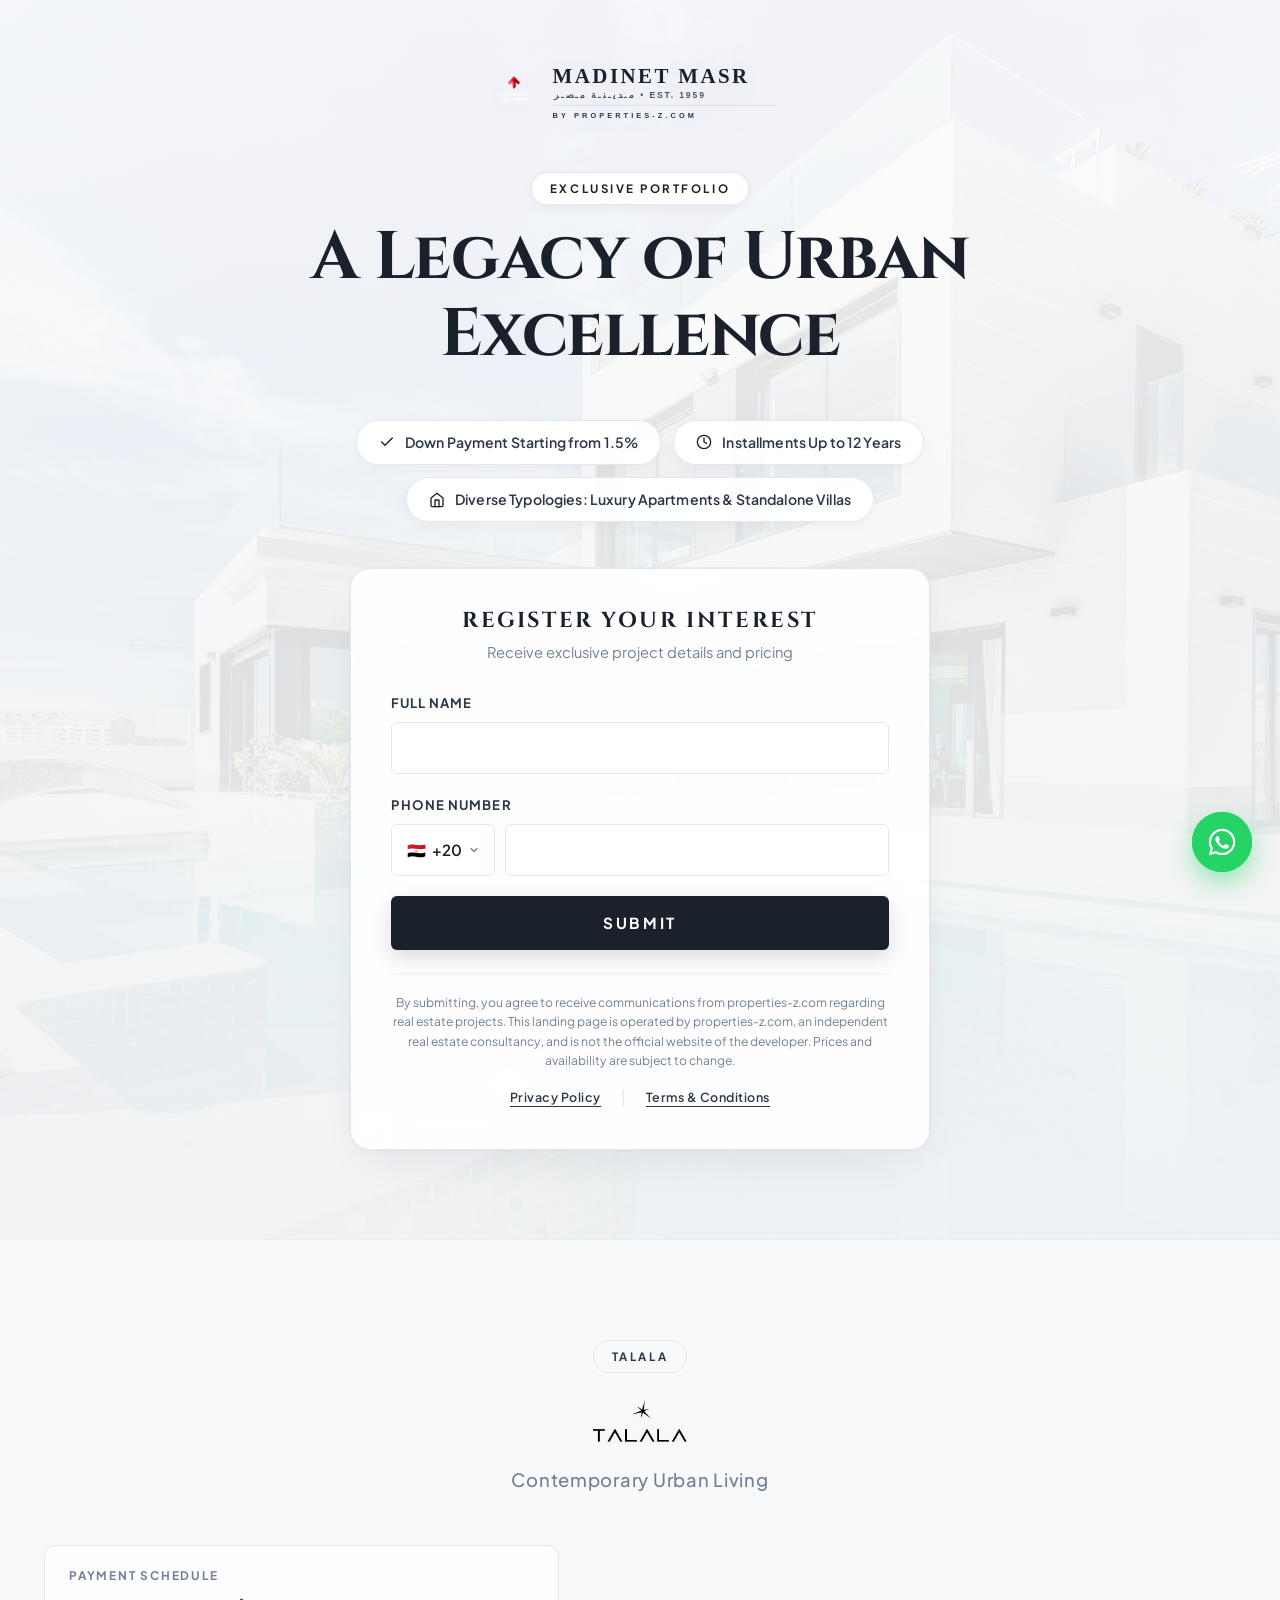
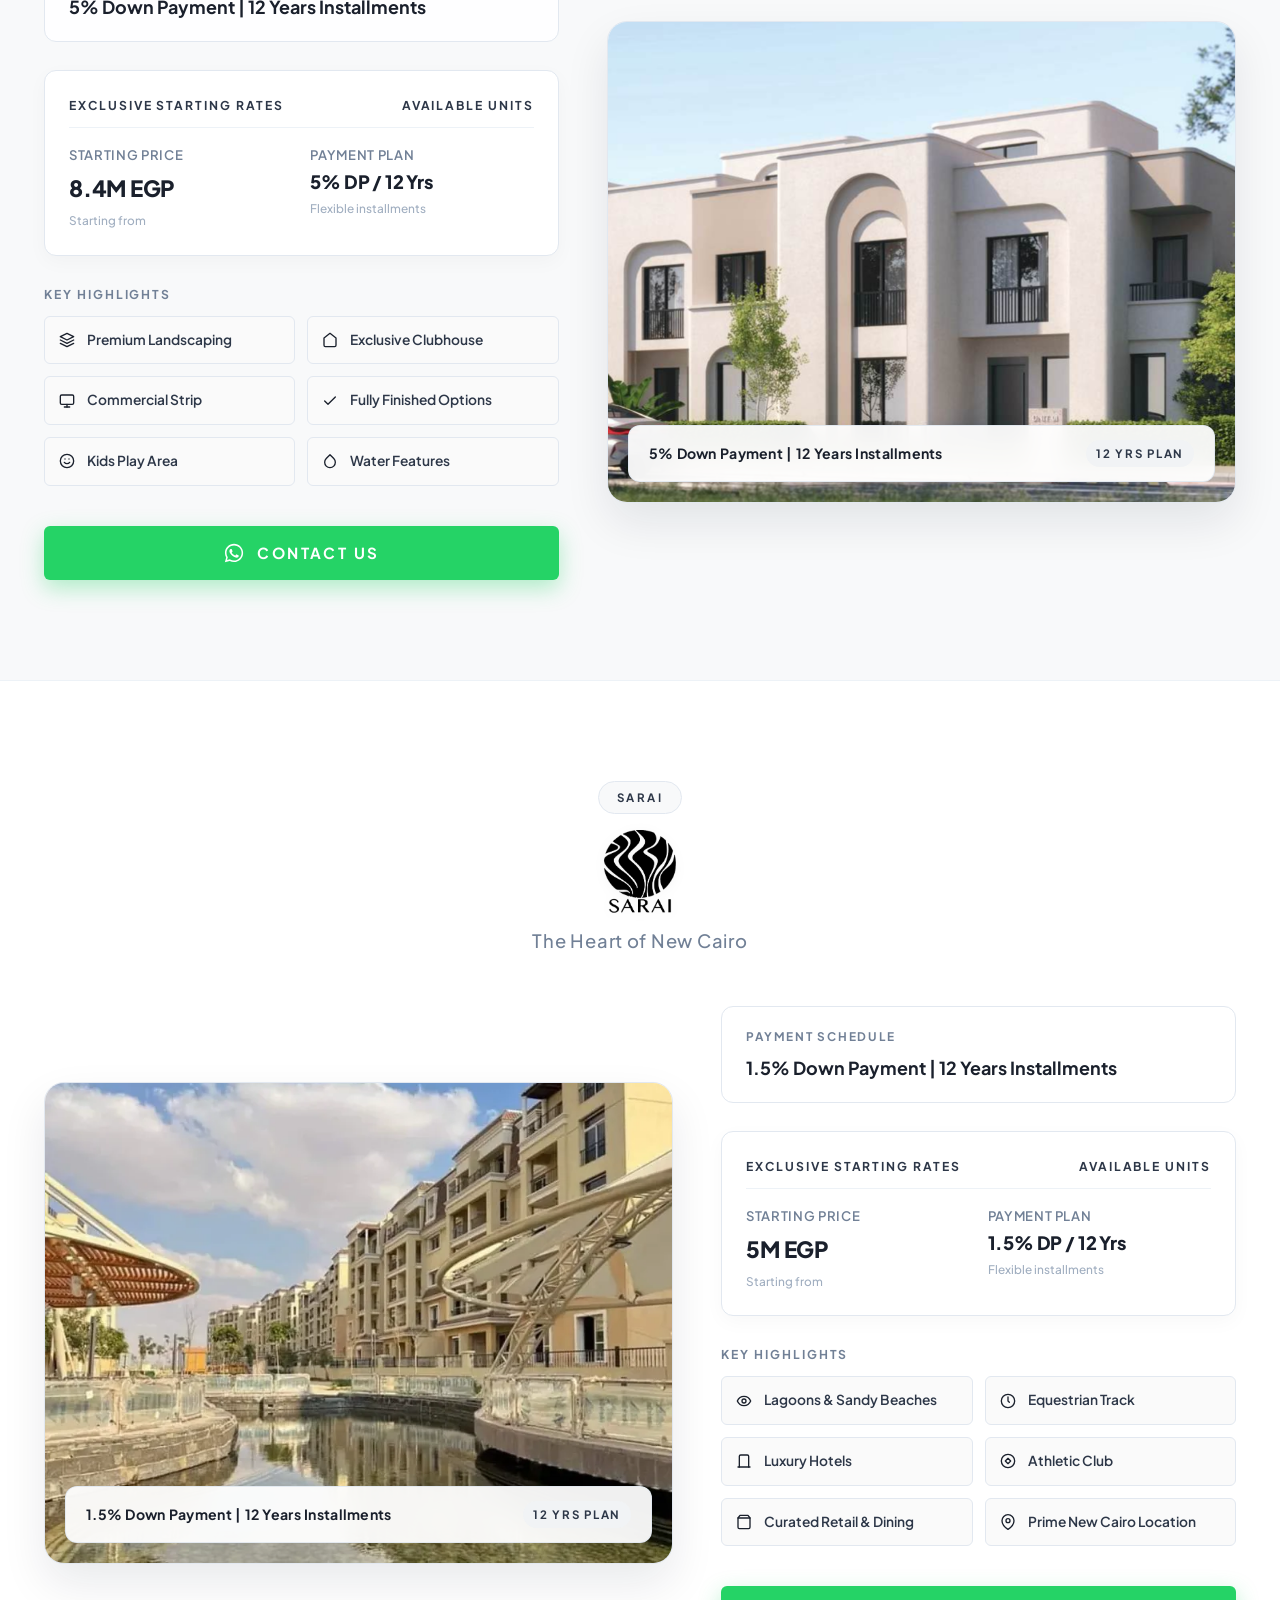
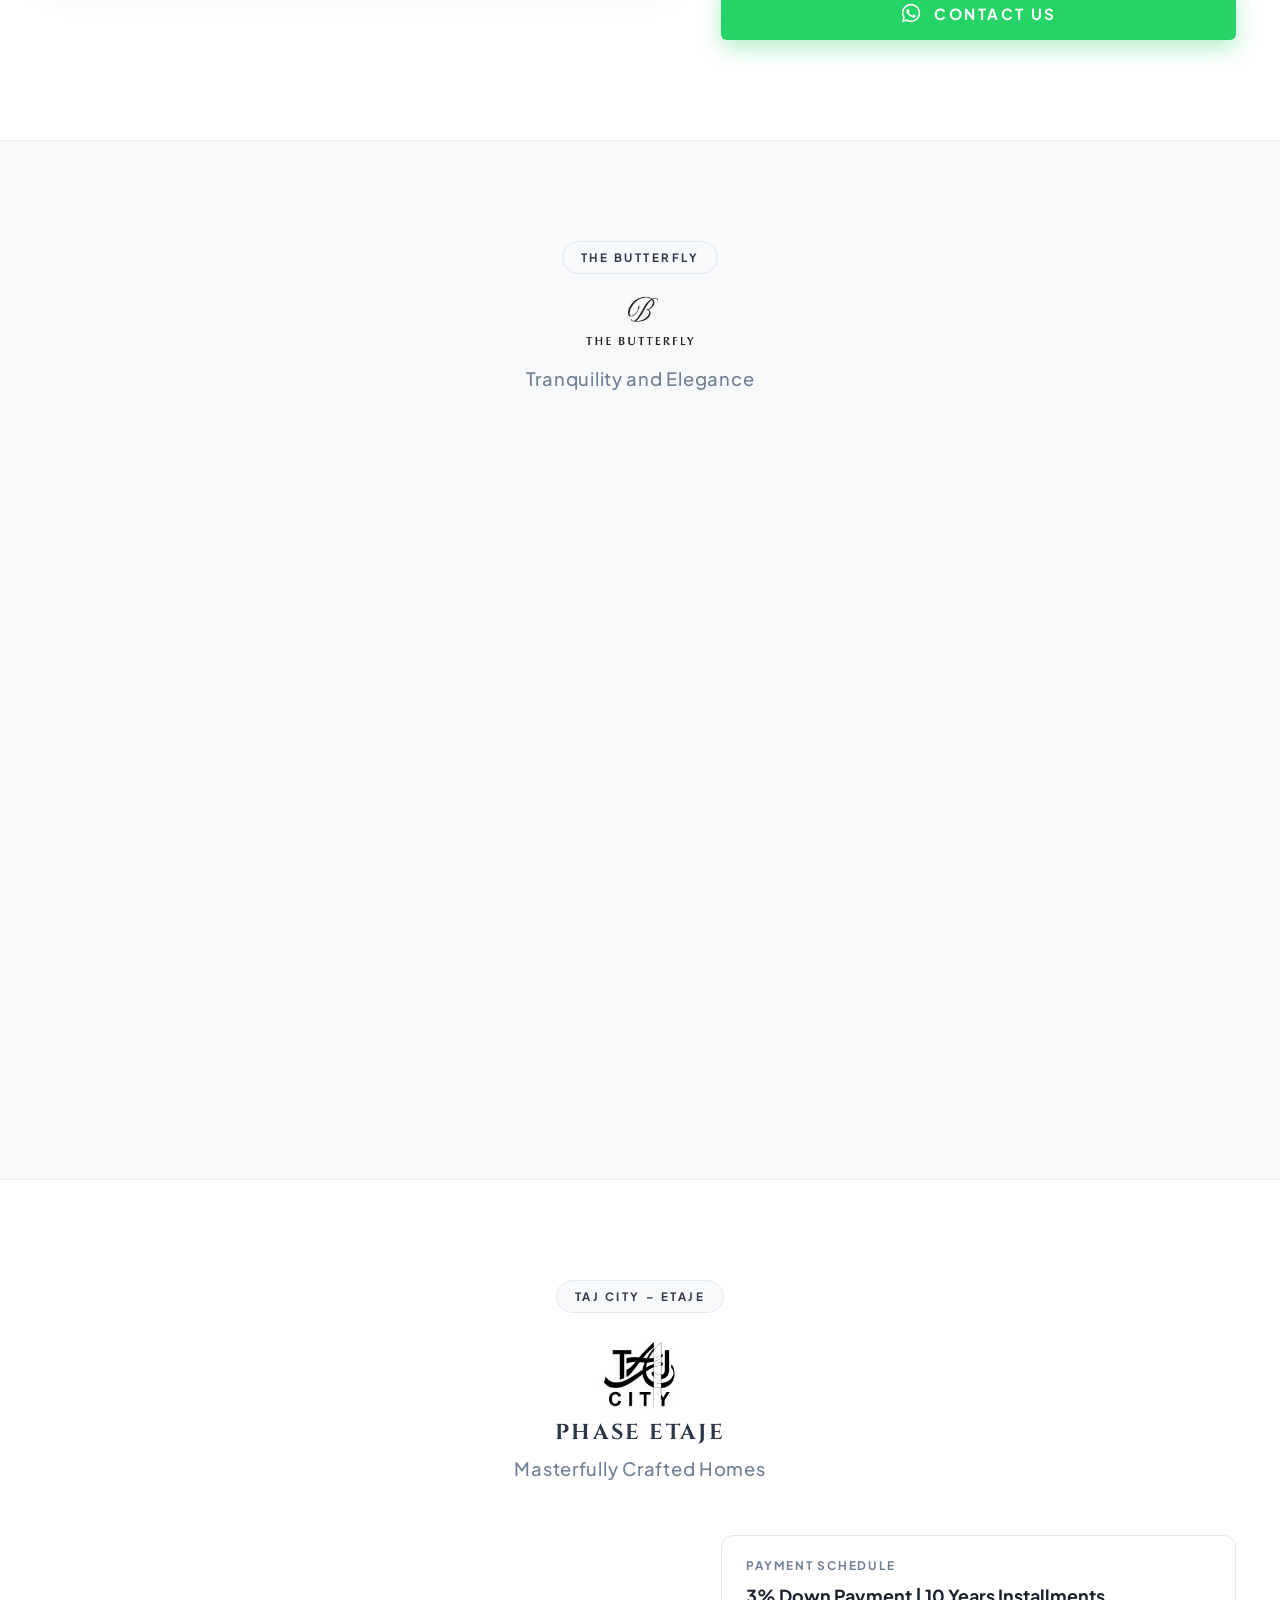
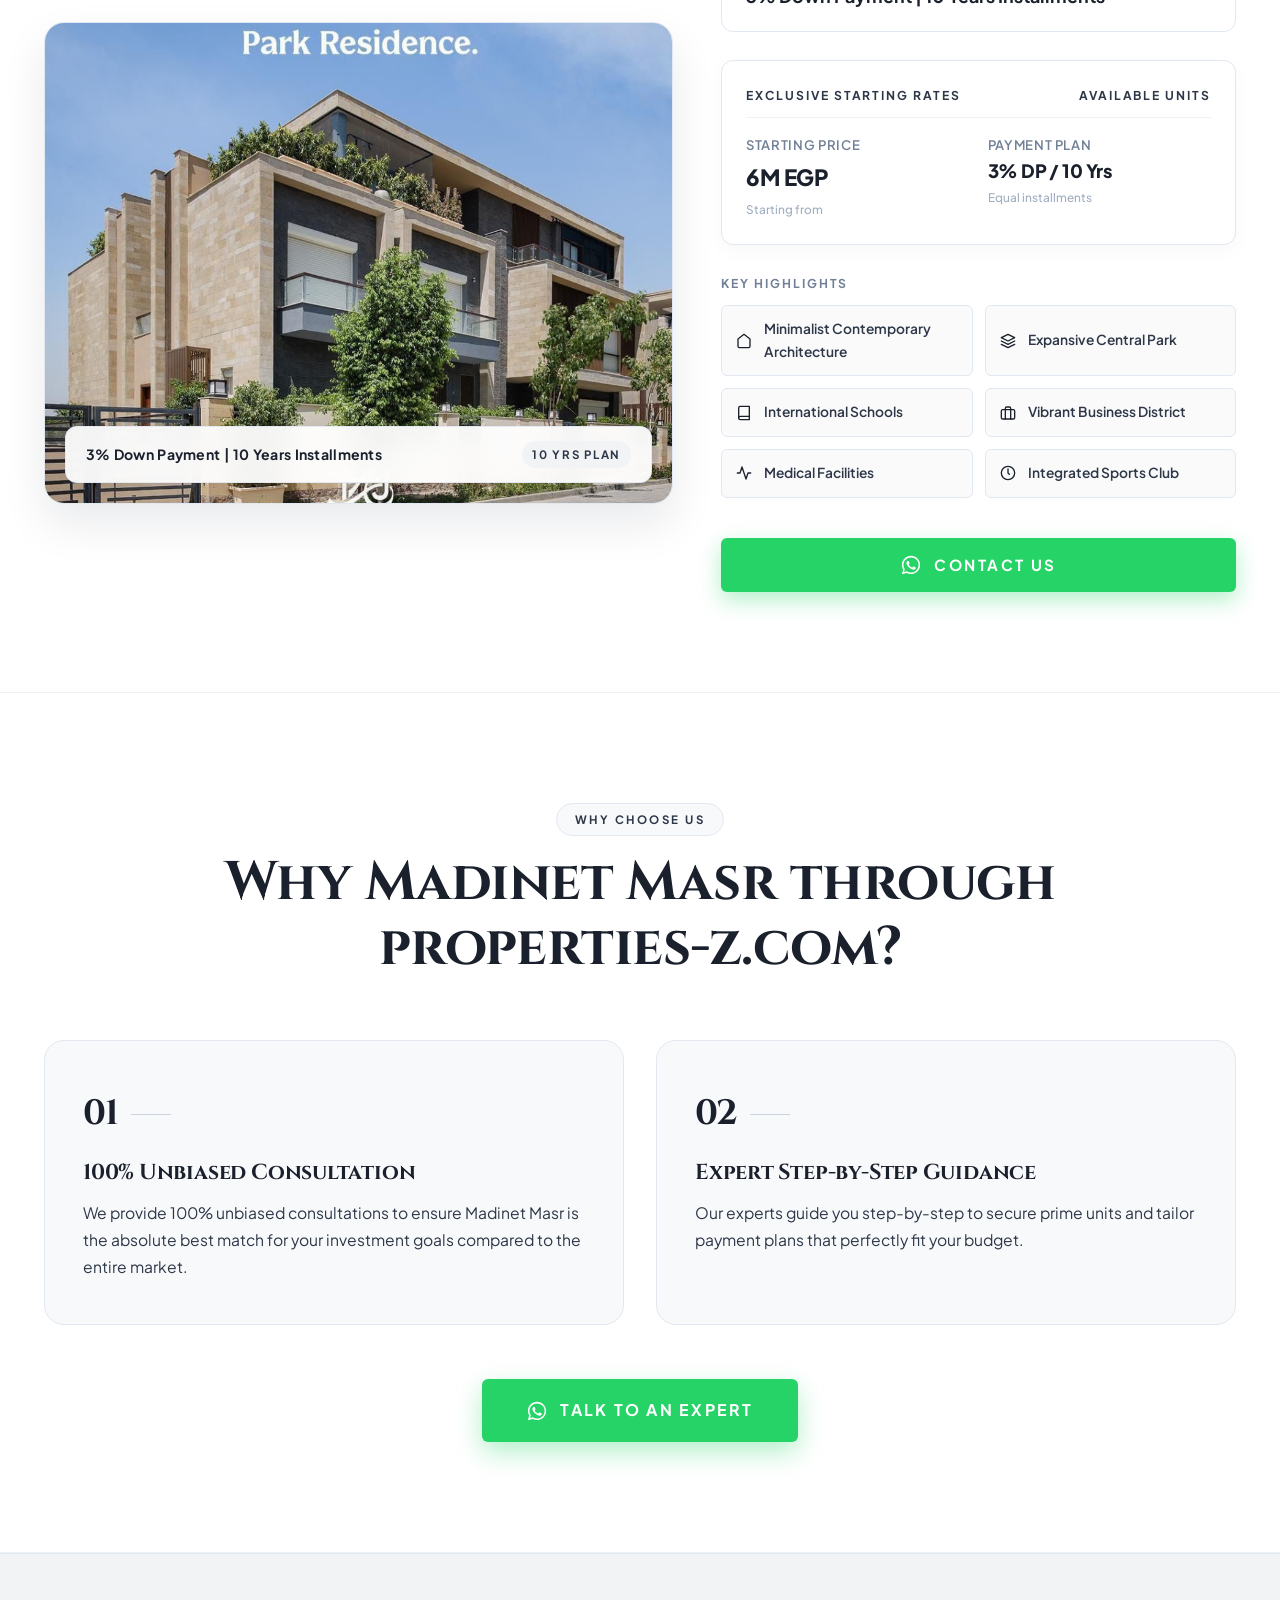
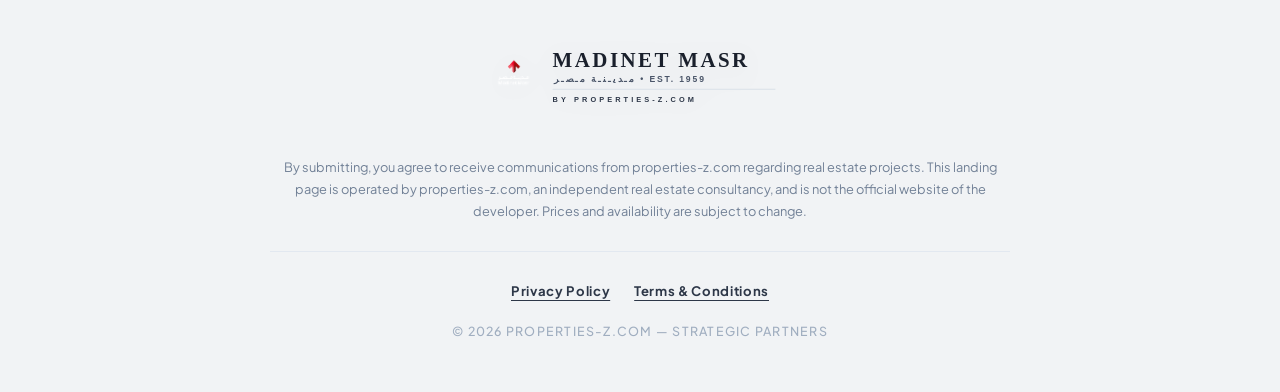
<file: index.html>
<!DOCTYPE html>
<html lang="en">
<head>
  <meta charset="UTF-8">
  <meta name="viewport" content="width=device-width, initial-scale=1.0">
  <title>Madinet Masr — Exclusive Portfolio | properties-z.com</title>
  
  <!-- Meta description -->
  <meta name="description" content="Discover the premier development portfolio of Madinet Masr: Talala, Sarai, The Butterfly, and Taj City - Etaje. Down payment from 1.5% and installments up to 12 years through properties-z.com.">
  
  <!-- Google Fonts: Cinzel & Plus Jakarta Sans -->
  <link rel="preconnect" href="https://fonts.googleapis.com">
  <link rel="preconnect" href="https://fonts.gstatic.com" crossorigin>
  <link href="https://fonts.googleapis.com/css2?family=Cinzel:wght@500;600;700;800&family=Plus+Jakarta+Sans:wght@300;400;500;600;700;800&display=swap" rel="stylesheet">
  
  <!-- Main Stylesheet (Calm Luxury Architectural Theme - Zero Gold Policy) -->
  <link rel="stylesheet" href="css/style.css">
</head>
<body>

  <!-- =========================================================================
       1. HERO SECTION (EXCLUSIVE PORTFOLIO)
       Strict rule: Starts directly at viewport top (top: 0). NO top sticky header.
       ========================================================================= -->
  <section class="hero-section" id="hero">
    <div class="hero-bg-overlay"></div>
    
    <div class="container hero-content">
      
      <!-- Top Center Official Madinet Masr Logo (Size XL) with 'By properties-z.com' -->
      <header class="hero-brand">
        <img src="assets/icons/madinet-masr-logo.svg" alt="Madinet Masr — By properties-z.com" class="brand-logo-xl">
      </header>

      <!-- Pre-title / Badge -->
      <div class="badge-pill hero-badge">
        <span>EXCLUSIVE PORTFOLIO</span>
      </div>

      <!-- Main Headline -->
      <div class="hero-headline-wrap">
        <h1 class="hero-main-title">A Legacy of Urban Excellence</h1>
      </div>

      <!-- Key Highlights Line (Minimalist Badges) -->
      <div class="hero-highlights-line">
        <div class="highlight-badge-item">
          <svg viewBox="0 0 24 24" fill="none" stroke-width="2" stroke-linecap="round" stroke-linejoin="round">
            <polyline points="20 6 9 17 4 12"></polyline>
          </svg>
          <span>Down Payment Starting from 1.5%</span>
        </div>

        <div class="highlight-badge-item">
          <svg viewBox="0 0 24 24" fill="none" stroke-width="2" stroke-linecap="round" stroke-linejoin="round">
            <circle cx="12" cy="12" r="10"></circle>
            <polyline points="12 6 12 12 16 14"></polyline>
          </svg>
          <span>Installments Up to 12 Years</span>
        </div>

        <div class="highlight-badge-item">
          <svg viewBox="0 0 24 24" fill="none" stroke-width="2" stroke-linecap="round" stroke-linejoin="round">
            <path d="M3 9l9-7 9 7v11a2 2 0 0 1-2 2H5a2 2 0 0 1-2-2z"></path>
            <polyline points="9 22 9 12 15 12 15 22"></polyline>
          </svg>
          <span>Diverse Typologies: Luxury Apartments & Standalone Villas</span>
        </div>
      </div>

      <!-- Lead Capture Form (Frosted Glass Container) -->
      <div class="hero-form-container">
        <div class="form-header">
          <h3>REGISTER YOUR INTEREST</h3>
          <p>Receive exclusive project details and pricing</p>
        </div>

        <form id="leadCaptureForm" novalidate>
          
          <!-- Full Name: Clean input, NO placeholders or sample text -->
          <div class="form-group">
            <label for="fullName" class="form-label">Full Name</label>
            <input 
              type="text" 
              id="fullName" 
              name="fullName" 
              class="form-control-input" 
              required
              autocomplete="name">
          </div>

          <!-- Phone Number with International Country Code Selector Dropdown (Default Egypt +20, NO sample text) -->
          <div class="form-group">
            <label for="phoneNumber" class="form-label">Phone Number</label>
            
            <div class="phone-field-wrapper">
              
              <!-- Hidden input for selected dial code -->
              <input type="hidden" id="countryCodeInput" name="countryCode" value="+20">

              <!-- Country Selector Trigger Button -->
              <button 
                type="button" 
                id="countryCodeToggle" 
                class="country-code-btn" 
                aria-haspopup="true" 
                aria-expanded="false"
                title="Select Country Dial Code">
                <span id="selectedFlag" class="flag-icon">🇪🇬</span>
                <span id="selectedDialCode" class="dial-code">+20</span>
                <svg class="dropdown-arrow" viewBox="0 0 24 24" fill="none" stroke-width="2.5" stroke-linecap="round" stroke-linejoin="round">
                  <polyline points="6 9 12 15 18 9"></polyline>
                </svg>
              </button>

              <!-- Country Selector Dropdown Popover -->
              <div id="countryDropdown" class="country-dropdown-popover">
                <div class="country-search-box">
                  <input type="text" id="countrySearchInput" placeholder="Search country or code...">
                </div>
                <div id="countryList" class="country-list">
                  <!-- Populated dynamically by countries.js -->
                </div>
              </div>

              <!-- Phone Number Input (Clean input, NO sample numbers/placeholders) -->
              <input 
                type="tel" 
                id="phoneNumber" 
                name="phoneNumber" 
                class="phone-number-input" 
                required
                autocomplete="tel-national">
            </div>
          </div>

          <!-- Submit Button: Solid Charcoal with White Uppercase Text -->
          <button type="submit" id="leadSubmitBtn" class="btn-submit-charcoal">
            SUBMIT
          </button>
        </form>

        <!-- Legal Disclaimer Notice (Location A - Below Form) -->
        <p class="disclaimer-location-a">
          By submitting, you agree to receive communications from properties-z.com regarding real estate projects. This landing page is operated by properties-z.com, an independent real estate consultancy, and is not the official website of the developer. Prices and availability are subject to change.
        </p>

        <!-- Accessibility Links (Location A - Centered Standalone Clickable Links) -->
        <div class="legal-links-a">
          <a href="privacy.html" class="legal-link-item">Privacy Policy</a>
          <span style="color: var(--border-light);">|</span>
          <a href="terms.html" class="legal-link-item">Terms & Conditions</a>
        </div>

      </div>

    </div>
  </section>


  <!-- =========================================================================
       2. DEDICATED PROJECT SECTIONS
       Rule: Do NOT group into summary portfolio grid. Each project MUST have
       its own full, dedicated section.
       ========================================================================= -->

  <!-- -------------------------------------------------------------------------
       SECTION 1: TALALA
       ------------------------------------------------------------------------- -->
  <section class="project-section" id="project-talala">
    <div class="container project-section-inner">
      
      <!-- Header / Badge & Subtitle -->
      <div class="project-header-bar reveal-on-scroll">
        <div class="badge-pill">TALALA</div>
        <div class="project-brand-logo-wrap">
          <img src="assets/icons/logo-talala.png" alt="Talala Logo" class="project-brand-logo logo-talala">
        </div>
        <p class="project-subtitle">Contemporary Urban Living</p>
      </div>

      <!-- Showcase Grid -->
      <div class="project-grid-showcase">
        
        <!-- Visual Image Column -->
        <div class="project-image-column reveal-on-scroll">
          <div class="project-image-card">
            <img src="assets/images/talala-official.png" alt="Talala Madinet Masr Architecture" loading="lazy">
            <div class="image-payment-pill">
              <span class="plan-text">5% Down Payment | 12 Years Installments</span>
              <span class="plan-tag">12 YRS Plan</span>
            </div>
          </div>
        </div>

        <!-- Specifications & Action Column -->
        <div class="project-details-column reveal-on-scroll">
          
          <!-- Payment Schedule -->
          <div class="payment-schedule-box">
            <span class="schedule-label">Payment Schedule</span>
            <span class="schedule-value">5% Down Payment | 12 Years Installments</span>
          </div>

          <!-- Pricing Overview (Strict Capital 'M' Format) -->
          <div class="pricing-overview-module">
            <div class="pricing-title-row">
              <span>Exclusive Starting Rates</span>
              <span>Available Units</span>
            </div>
            <div class="pricing-figures-grid">
              <div class="price-item">
                <span class="unit-type">Starting Price</span>
                <span class="price-amount">8.4M EGP</span>
                <span class="starting-note">Starting from</span>
              </div>
              <div class="price-item">
                <span class="unit-type">Payment Plan</span>
                <span class="price-amount" style="font-size: 1.15rem; line-height: 1.35;">5% DP / 12 Yrs</span>
                <span class="starting-note">Flexible installments</span>
              </div>
            </div>
          </div>

          <!-- Key Highlights (Clean Responsive Grid) -->
          <div class="highlights-grid-wrap">
            <span class="highlights-title">Key Highlights</span>
            <div class="highlights-cards-grid">
              <div class="highlight-spec-card">
                <svg viewBox="0 0 24 24" fill="none" stroke-width="2" stroke-linecap="round" stroke-linejoin="round">
                  <path d="M12 2L2 7l10 5 10-5-10-5zM2 17l10 5 10-5M2 12l10 5 10-5"></path>
                </svg>
                <span>Premium Landscaping</span>
              </div>
              <div class="highlight-spec-card">
                <svg viewBox="0 0 24 24" fill="none" stroke-width="2" stroke-linecap="round" stroke-linejoin="round">
                  <path d="M3 9l9-7 9 7v11a2 2 0 0 1-2 2H5a2 2 0 0 1-2-2z"></path>
                </svg>
                <span>Exclusive Clubhouse</span>
              </div>
              <div class="highlight-spec-card">
                <svg viewBox="0 0 24 24" fill="none" stroke-width="2" stroke-linecap="round" stroke-linejoin="round">
                  <rect x="2" y="3" width="20" height="14" rx="2" ry="2"></rect>
                  <line x1="8" y1="21" x2="16" y2="21"></line>
                  <line x1="12" y1="17" x2="12" y2="21"></line>
                </svg>
                <span>Commercial Strip</span>
              </div>
              <div class="highlight-spec-card">
                <svg viewBox="0 0 24 24" fill="none" stroke-width="2" stroke-linecap="round" stroke-linejoin="round">
                  <polyline points="20 6 9 17 4 12"></polyline>
                </svg>
                <span>Fully Finished Options</span>
              </div>
              <div class="highlight-spec-card">
                <svg viewBox="0 0 24 24" fill="none" stroke-width="2" stroke-linecap="round" stroke-linejoin="round">
                  <circle cx="12" cy="12" r="10"></circle>
                  <path d="M8 14s1.5 2 4 2 4-2 4-2"></path>
                  <line x1="9" y1="9" x2="9.01" y2="9"></line>
                  <line x1="15" y1="9" x2="15.01" y2="9"></line>
                </svg>
                <span>Kids Play Area</span>
              </div>
              <div class="highlight-spec-card">
                <svg viewBox="0 0 24 24" fill="none" stroke-width="2" stroke-linecap="round" stroke-linejoin="round">
                  <path d="M12 2.69l5.66 5.66a8 8 0 1 1-11.31 0z"></path>
                </svg>
                <span>Water Features</span>
              </div>
            </div>
          </div>

          <!-- Action Buttons (Primary: Solid Green WhatsApp CTA) -->
          <div class="project-actions-row">
            <a 
              href="https://wa.me/201033373331?text=Hello%2C%20I%20would%20like%20to%20inquire%20about%20Talala" 
              target="_blank" 
              rel="noopener noreferrer" 
              class="btn-whatsapp-primary">
              <svg viewBox="0 0 24 24">
                <path d="M12.04 2C6.58 2 2.13 6.45 2.13 11.91C2.13 13.66 2.59 15.36 3.45 16.86L2.05 22L7.3 20.62C8.75 21.41 10.38 21.83 12.04 21.83C17.5 21.83 21.95 17.38 21.95 11.92C21.95 9.27 20.92 6.78 19.05 4.91C17.18 3.03 14.69 2 12.04 2ZM12.05 20.15C10.57 20.15 9.12 19.76 7.85 19.01L7.55 18.83L4.43 19.65L5.26 16.61L5.06 16.29C4.24 14.99 3.81 13.47 3.81 11.91C3.81 7.37 7.5 3.69 12.05 3.69C14.25 3.69 16.31 4.55 17.87 6.11C19.42 7.67 20.28 9.73 20.28 11.93C20.27 16.48 16.59 20.15 12.05 20.15ZM16.56 14.33C16.31 14.2 15.09 13.6 14.86 13.52C14.64 13.44 14.47 13.4 14.31 13.65C14.15 13.9 13.68 14.45 13.54 14.61C13.4 14.77 13.26 14.79 13.01 14.66C12.76 14.54 11.96 14.27 11.01 13.43C10.27 12.77 9.77 11.96 9.63 11.71C9.49 11.46 9.61 11.33 9.74 11.2C9.85 11.09 9.99 10.91 10.12 10.76C10.25 10.61 10.29 10.5 10.37 10.33C10.45 10.16 10.41 10.02 10.35 9.89C10.29 9.76 9.79 8.54 9.59 8.04C9.39 7.56 9.18 7.62 9.03 7.61C8.89 7.6 8.72 7.6 8.55 7.6C8.38 7.6 8.11 7.66 7.88 7.91C7.65 8.16 7 8.77 7 10.01C7 11.25 7.9 12.44 8.02 12.61C8.14 12.77 9.8 15.33 12.33 16.42C12.93 16.68 13.4 16.84 13.76 16.95C14.36 17.14 14.91 17.12 15.34 17.05C15.82 16.98 16.82 16.45 17.03 15.86C17.23 15.27 17.23 14.77 17.17 14.66C17.11 14.56 16.95 14.49 16.7 14.37L16.56 14.33Z"/>
              </svg>
              <span>CONTACT US</span>
            </a>
          </div>

        </div>

      </div>

    </div>
  </section>


  <!-- -------------------------------------------------------------------------
       SECTION 2: SARAI
       ------------------------------------------------------------------------- -->
  <section class="project-section" id="project-sarai">
    <div class="container project-section-inner">
      
      <!-- Header / Badge & Subtitle -->
      <div class="project-header-bar reveal-on-scroll">
        <div class="badge-pill">SARAI</div>
        <div class="project-brand-logo-wrap">
          <img src="assets/icons/logo-sarai.png" alt="Sarai Logo" class="project-brand-logo logo-sarai">
        </div>
        <p class="project-subtitle">The Heart of New Cairo</p>
      </div>

      <!-- Showcase Grid -->
      <div class="project-grid-showcase">
        
        <!-- Visual Image Column -->
        <div class="project-image-column reveal-on-scroll">
          <div class="project-image-card">
            <img src="assets/images/sarai-official.webp" alt="Sarai Madinet Masr Lagoon Living" loading="lazy">
            <div class="image-payment-pill">
              <span class="plan-text">1.5% Down Payment | 12 Years Installments</span>
              <span class="plan-tag">12 YRS Plan</span>
            </div>
          </div>
        </div>

        <!-- Specifications & Action Column -->
        <div class="project-details-column reveal-on-scroll">
          
          <!-- Payment Schedule -->
          <div class="payment-schedule-box">
            <span class="schedule-label">Payment Schedule</span>
            <span class="schedule-value">1.5% Down Payment | 12 Years Installments</span>
          </div>

          <!-- Pricing Overview (Strict Capital 'M' Format) -->
          <div class="pricing-overview-module">
            <div class="pricing-title-row">
              <span>Exclusive Starting Rates</span>
              <span>Available Units</span>
            </div>
            <div class="pricing-figures-grid">
              <div class="price-item">
                <span class="unit-type">Starting Price</span>
                <span class="price-amount">5M EGP</span>
                <span class="starting-note">Starting from</span>
              </div>
              <div class="price-item">
                <span class="unit-type">Payment Plan</span>
                <span class="price-amount" style="font-size: 1.15rem; line-height: 1.35;">1.5% DP / 12 Yrs</span>
                <span class="starting-note">Flexible installments</span>
              </div>
            </div>
          </div>

          <!-- Key Highlights (Clean Responsive Grid) -->
          <div class="highlights-grid-wrap">
            <span class="highlights-title">Key Highlights</span>
            <div class="highlights-cards-grid">
              <div class="highlight-spec-card">
                <svg viewBox="0 0 24 24" fill="none" stroke-width="2" stroke-linecap="round" stroke-linejoin="round">
                  <path d="M2 12s3-7 10-7 10 7 10 7-3 7-10 7-10-7-10-7z"></path>
                  <circle cx="12" cy="12" r="3"></circle>
                </svg>
                <span>Lagoons & Sandy Beaches</span>
              </div>
              <div class="highlight-spec-card">
                <svg viewBox="0 0 24 24" fill="none" stroke-width="2" stroke-linecap="round" stroke-linejoin="round">
                  <circle cx="12" cy="12" r="10"></circle>
                  <polyline points="12 6 12 12 14 14"></polyline>
                </svg>
                <span>Equestrian Track</span>
              </div>
              <div class="highlight-spec-card">
                <svg viewBox="0 0 24 24" fill="none" stroke-width="2" stroke-linecap="round" stroke-linejoin="round">
                  <path d="M3 21h18"></path>
                  <path d="M5 21V5a2 2 0 0 1 2-2h10a2 2 0 0 1 2 2v16"></path>
                </svg>
                <span>Luxury Hotels</span>
              </div>
              <div class="highlight-spec-card">
                <svg viewBox="0 0 24 24" fill="none" stroke-width="2" stroke-linecap="round" stroke-linejoin="round">
                  <circle cx="12" cy="12" r="10"></circle>
                  <polygon points="12 8 8 12 12 16 16 12 12 8"></polygon>
                </svg>
                <span>Athletic Club</span>
              </div>
              <div class="highlight-spec-card">
                <svg viewBox="0 0 24 24" fill="none" stroke-width="2" stroke-linecap="round" stroke-linejoin="round">
                  <path d="M6 2L3 6v14a2 2 0 0 0 2 2h14a2 2 0 0 0 2-2V6l-3-4z"></path>
                  <line x1="3" y1="6" x2="21" y2="6"></line>
                </svg>
                <span>Curated Retail & Dining</span>
              </div>
              <div class="highlight-spec-card">
                <svg viewBox="0 0 24 24" fill="none" stroke-width="2" stroke-linecap="round" stroke-linejoin="round">
                  <path d="M21 10c0 7-9 13-9 13s-9-6-9-13a9 9 0 0 1 18 0z"></path>
                  <circle cx="12" cy="10" r="3"></circle>
                </svg>
                <span>Prime New Cairo Location</span>
              </div>
            </div>
          </div>

          <!-- Action Buttons (Primary: Solid Green WhatsApp CTA) -->
          <div class="project-actions-row">
            <a 
              href="https://wa.me/201033373331?text=Hello%2C%20I%20would%20like%20to%20inquire%20about%20Sarai" 
              target="_blank" 
              rel="noopener noreferrer" 
              class="btn-whatsapp-primary">
              <svg viewBox="0 0 24 24">
                <path d="M12.04 2C6.58 2 2.13 6.45 2.13 11.91C2.13 13.66 2.59 15.36 3.45 16.86L2.05 22L7.3 20.62C8.75 21.41 10.38 21.83 12.04 21.83C17.5 21.83 21.95 17.38 21.95 11.92C21.95 9.27 20.92 6.78 19.05 4.91C17.18 3.03 14.69 2 12.04 2ZM12.05 20.15C10.57 20.15 9.12 19.76 7.85 19.01L7.55 18.83L4.43 19.65L5.26 16.61L5.06 16.29C4.24 14.99 3.81 13.47 3.81 11.91C3.81 7.37 7.5 3.69 12.05 3.69C14.25 3.69 16.31 4.55 17.87 6.11C19.42 7.67 20.28 9.73 20.28 11.93C20.27 16.48 16.59 20.15 12.05 20.15ZM16.56 14.33C16.31 14.2 15.09 13.6 14.86 13.52C14.64 13.44 14.47 13.4 14.31 13.65C14.15 13.9 13.68 14.45 13.54 14.61C13.4 14.77 13.26 14.79 13.01 14.66C12.76 14.54 11.96 14.27 11.01 13.43C10.27 12.77 9.77 11.96 9.63 11.71C9.49 11.46 9.61 11.33 9.74 11.2C9.85 11.09 9.99 10.91 10.12 10.76C10.25 10.61 10.29 10.5 10.37 10.33C10.45 10.16 10.41 10.02 10.35 9.89C10.29 9.76 9.79 8.54 9.59 8.04C9.39 7.56 9.18 7.62 9.03 7.61C8.89 7.6 8.72 7.6 8.55 7.6C8.38 7.6 8.11 7.66 7.88 7.91C7.65 8.16 7 8.77 7 10.01C7 11.25 7.9 12.44 8.02 12.61C8.14 12.77 9.8 15.33 12.33 16.42C12.93 16.68 13.4 16.84 13.76 16.95C14.36 17.14 14.91 17.12 15.34 17.05C15.82 16.98 16.82 16.45 17.03 15.86C17.23 15.27 17.23 14.77 17.17 14.66C17.11 14.56 16.95 14.49 16.7 14.37L16.56 14.33Z"/>
              </svg>
              <span>CONTACT US</span>
            </a>
          </div>

        </div>

      </div>

    </div>
  </section>


  <!-- -------------------------------------------------------------------------
       SECTION 3: THE BUTTERFLY
       ------------------------------------------------------------------------- -->
  <section class="project-section" id="project-the-butterfly">
    <div class="container project-section-inner">
      
      <!-- Header / Badge & Subtitle -->
      <div class="project-header-bar reveal-on-scroll">
        <div class="badge-pill">THE BUTTERFLY</div>
        <div class="project-brand-logo-wrap">
          <img src="assets/icons/logo-the-butterfly.png" alt="The Butterfly Logo" class="project-brand-logo logo-butterfly">
        </div>
        <p class="project-subtitle">Tranquility and Elegance</p>
      </div>

      <!-- Showcase Grid -->
      <div class="project-grid-showcase">
        
        <!-- Visual Image Column -->
        <div class="project-image-column reveal-on-scroll">
          <div class="project-image-card">
            <img src="assets/images/butterfly-official.webp" alt="The Butterfly Madinet Masr Organic Sanctuary" loading="lazy">
            <div class="image-payment-pill">
              <span class="plan-text">1.5% Down Payment | 12 Years Installments</span>
              <span class="plan-tag">12 YRS Plan</span>
            </div>
          </div>
        </div>

        <!-- Specifications & Action Column -->
        <div class="project-details-column reveal-on-scroll">
          
          <!-- Payment & Delivery Schedule -->
          <div class="payment-schedule-box">
            <span class="schedule-label">Payment Schedule</span>
            <span class="schedule-value">1.5% Down Payment | 12 Years Installments</span>
          </div>

          <!-- Pricing Overview (Strict Capital 'M' Format) -->
          <div class="pricing-overview-module">
            <div class="pricing-title-row">
              <span>Exclusive Starting Rates</span>
              <span>Available Units</span>
            </div>
            <div class="pricing-figures-grid">
              <div class="price-item">
                <span class="unit-type">Starting Price</span>
                <span class="price-amount">6.3M EGP</span>
                <span class="starting-note">Starting from</span>
              </div>
              <div class="price-item">
                <span class="unit-type">Payment Plan</span>
                <span class="price-amount" style="font-size: 1.15rem; line-height: 1.35;">1.5% DP / 12 Yrs</span>
                <span class="starting-note">Flexible installments</span>
              </div>
            </div>
          </div>

          <!-- Key Highlights (Clean Responsive Grid) -->
          <div class="highlights-grid-wrap">
            <span class="highlights-title">Key Highlights</span>
            <div class="highlights-cards-grid">
              <div class="highlight-spec-card">
                <svg viewBox="0 0 24 24" fill="none" stroke-width="2" stroke-linecap="round" stroke-linejoin="round">
                  <path d="M12 22s8-4 8-10V5l-8-3-8 3v7c0 6 8 10 8 10z"></path>
                </svg>
                <span>Exclusive Gated Community</span>
              </div>
              <div class="highlight-spec-card">
                <svg viewBox="0 0 24 24" fill="none" stroke-width="2" stroke-linecap="round" stroke-linejoin="round">
                  <path d="M12 2L2 7l10 5 10-5-10-5zM2 17l10 5 10-5M2 12l10 5 10-5"></path>
                </svg>
                <span>Central Green Spines</span>
              </div>
              <div class="highlight-spec-card">
                <svg viewBox="0 0 24 24" fill="none" stroke-width="2" stroke-linecap="round" stroke-linejoin="round">
                  <path d="M20.84 4.61a5.5 5.5 0 0 0-7.78 0L12 5.67l-1.06-1.06a5.5 5.5 0 0 0-7.78 7.78l1.06 1.06L12 21.23l7.78-7.78 1.06-1.06a5.5 5.5 0 0 0 0-7.78z"></path>
                </svg>
                <span>Holistic Wellness Center</span>
              </div>
              <div class="highlight-spec-card">
                <svg viewBox="0 0 24 24" fill="none" stroke-width="2" stroke-linecap="round" stroke-linejoin="round">
                  <circle cx="12" cy="12" r="10"></circle>
                  <polygon points="12 8 8 12 12 16 16 12 12 8"></polygon>
                </svg>
                <span>Scenic Walking Trails</span>
              </div>
              <div class="highlight-spec-card">
                <svg viewBox="0 0 24 24" fill="none" stroke-width="2" stroke-linecap="round" stroke-linejoin="round">
                  <path d="M3 9l9-7 9 7v11a2 2 0 0 1-2 2H5a2 2 0 0 1-2-2z"></path>
                </svg>
                <span>Private Lush Gardens</span>
              </div>
              <div class="highlight-spec-card">
                <svg viewBox="0 0 24 24" fill="none" stroke-width="2" stroke-linecap="round" stroke-linejoin="round">
                  <circle cx="12" cy="12" r="10"></circle>
                  <line x1="12" y1="8" x2="12" y2="12"></line>
                  <line x1="12" y1="16" x2="12.01" y2="16"></line>
                </svg>
                <span>Dedicated BBQ Areas</span>
              </div>
            </div>
          </div>

          <!-- Action Buttons (Primary: Solid Green WhatsApp CTA) -->
          <div class="project-actions-row">
            <a 
              href="https://wa.me/201033373331?text=Hello%2C%20I%20would%20like%20to%20inquire%20about%20The%20Butterfly" 
              target="_blank" 
              rel="noopener noreferrer" 
              class="btn-whatsapp-primary">
              <svg viewBox="0 0 24 24">
                <path d="M12.04 2C6.58 2 2.13 6.45 2.13 11.91C2.13 13.66 2.59 15.36 3.45 16.86L2.05 22L7.3 20.62C8.75 21.41 10.38 21.83 12.04 21.83C17.5 21.83 21.95 17.38 21.95 11.92C21.95 9.27 20.92 6.78 19.05 4.91C17.18 3.03 14.69 2 12.04 2ZM12.05 20.15C10.57 20.15 9.12 19.76 7.85 19.01L7.55 18.83L4.43 19.65L5.26 16.61L5.06 16.29C4.24 14.99 3.81 13.47 3.81 11.91C3.81 7.37 7.5 3.69 12.05 3.69C14.25 3.69 16.31 4.55 17.87 6.11C19.42 7.67 20.28 9.73 20.28 11.93C20.27 16.48 16.59 20.15 12.05 20.15ZM16.56 14.33C16.31 14.2 15.09 13.6 14.86 13.52C14.64 13.44 14.47 13.4 14.31 13.65C14.15 13.9 13.68 14.45 13.54 14.61C13.4 14.77 13.26 14.79 13.01 14.66C12.76 14.54 11.96 14.27 11.01 13.43C10.27 12.77 9.77 11.96 9.63 11.71C9.49 11.46 9.61 11.33 9.74 11.2C9.85 11.09 9.99 10.91 10.12 10.76C10.25 10.61 10.29 10.5 10.37 10.33C10.45 10.16 10.41 10.02 10.35 9.89C10.29 9.76 9.79 8.54 9.59 8.04C9.39 7.56 9.18 7.62 9.03 7.61C8.89 7.6 8.72 7.6 8.55 7.6C8.38 7.6 8.11 7.66 7.88 7.91C7.65 8.16 7 8.77 7 10.01C7 11.25 7.9 12.44 8.02 12.61C8.14 12.77 9.8 15.33 12.33 16.42C12.93 16.68 13.4 16.84 13.76 16.95C14.36 17.14 14.91 17.12 15.34 17.05C15.82 16.98 16.82 16.45 17.03 15.86C17.23 15.27 17.23 14.77 17.17 14.66C17.11 14.56 16.95 14.49 16.7 14.37L16.56 14.33Z"/>
              </svg>
              <span>CONTACT US</span>
            </a>
          </div>

        </div>

      </div>

    </div>
  </section>


  <!-- -------------------------------------------------------------------------
       SECTION 4: TAJ CITY – ETAJE
       ------------------------------------------------------------------------- -->
  <section class="project-section" id="project-taj-city-etaje">
    <div class="container project-section-inner">
      
      <!-- Header / Badge & Subtitle -->
      <div class="project-header-bar reveal-on-scroll">
        <div class="badge-pill">TAJ CITY – ETAJE</div>
        <div class="project-brand-logo-wrap">
          <img src="assets/icons/logo-taj-city.png" alt="Taj City Logo" class="project-brand-logo logo-taj">
        </div>
        <h3 class="project-title" style="font-size: 1.35rem; margin-top: 6px; letter-spacing: 0.12em; color: var(--text-secondary);">PHASE ETAJE</h3>
        <p class="project-subtitle">Masterfully Crafted Homes</p>
      </div>

      <!-- Showcase Grid -->
      <div class="project-grid-showcase">
        
        <!-- Visual Image Column -->
        <div class="project-image-column reveal-on-scroll">
          <div class="project-image-card">
            <img src="assets/images/etaje-main.jpg" alt="Taj City Etaje Contemporary Architecture" loading="lazy">
            <div class="image-payment-pill">
              <span class="plan-text">3% Down Payment | 10 Years Installments</span>
              <span class="plan-tag">10 YRS Plan</span>
            </div>
          </div>
        </div>

        <!-- Specifications & Action Column -->
        <div class="project-details-column reveal-on-scroll">
          
          <!-- Payment Schedule -->
          <div class="payment-schedule-box">
            <span class="schedule-label">Payment Schedule</span>
            <span class="schedule-value">3% Down Payment | 10 Years Installments</span>
          </div>

          <!-- Pricing Overview (Strict Capital 'M' Format) -->
          <div class="pricing-overview-module">
            <div class="pricing-title-row">
              <span>Exclusive Starting Rates</span>
              <span>Available Units</span>
            </div>
            <div class="pricing-figures-grid">
              <div class="price-item">
                <span class="unit-type">Starting Price</span>
                <span class="price-amount">6M EGP</span>
                <span class="starting-note">Starting from</span>
              </div>
              <div class="price-item">
                <span class="unit-type">Payment Plan</span>
                <span class="price-amount" style="font-size: 1.15rem; line-height: 1.35;">3% DP / 10 Yrs</span>
                <span class="starting-note">Equal installments</span>
              </div>
            </div>
          </div>

          <!-- Key Highlights (Clean Responsive Grid) -->
          <div class="highlights-grid-wrap">
            <span class="highlights-title">Key Highlights</span>
            <div class="highlights-cards-grid">
              <div class="highlight-spec-card">
                <svg viewBox="0 0 24 24" fill="none" stroke-width="2" stroke-linecap="round" stroke-linejoin="round">
                  <path d="M3 9l9-7 9 7v11a2 2 0 0 1-2 2H5a2 2 0 0 1-2-2z"></path>
                </svg>
                <span>Minimalist Contemporary Architecture</span>
              </div>
              <div class="highlight-spec-card">
                <svg viewBox="0 0 24 24" fill="none" stroke-width="2" stroke-linecap="round" stroke-linejoin="round">
                  <path d="M12 2L2 7l10 5 10-5-10-5zM2 17l10 5 10-5M2 12l10 5 10-5"></path>
                </svg>
                <span>Expansive Central Park</span>
              </div>
              <div class="highlight-spec-card">
                <svg viewBox="0 0 24 24" fill="none" stroke-width="2" stroke-linecap="round" stroke-linejoin="round">
                  <path d="M4 19.5A2.5 2.5 0 0 1 6.5 17H20"></path>
                  <path d="M6.5 2H20v20H6.5A2.5 2.5 0 0 1 4 19.5v-15A2.5 2.5 0 0 1 6.5 2z"></path>
                </svg>
                <span>International Schools</span>
              </div>
              <div class="highlight-spec-card">
                <svg viewBox="0 0 24 24" fill="none" stroke-width="2" stroke-linecap="round" stroke-linejoin="round">
                  <rect x="2" y="7" width="20" height="14" rx="2" ry="2"></rect>
                  <path d="M16 21V5a2 2 0 0 0-2-2h-4a2 2 0 0 0-2 2v16"></path>
                </svg>
                <span>Vibrant Business District</span>
              </div>
              <div class="highlight-spec-card">
                <svg viewBox="0 0 24 24" fill="none" stroke-width="2" stroke-linecap="round" stroke-linejoin="round">
                  <path d="M22 12h-4l-3 9L9 3l-3 9H2"></path>
                </svg>
                <span>Medical Facilities</span>
              </div>
              <div class="highlight-spec-card">
                <svg viewBox="0 0 24 24" fill="none" stroke-width="2" stroke-linecap="round" stroke-linejoin="round">
                  <circle cx="12" cy="12" r="10"></circle>
                  <polyline points="12 6 12 12 14 14"></polyline>
                </svg>
                <span>Integrated Sports Club</span>
              </div>
            </div>
          </div>

          <!-- Action Buttons (Primary: Solid Green WhatsApp CTA) -->
          <div class="project-actions-row">
            <a 
              href="https://wa.me/201033373331?text=Hello%2C%20I%20would%20like%20to%20inquire%20about%20Taj%20City%20Etaje" 
              target="_blank" 
              rel="noopener noreferrer" 
              class="btn-whatsapp-primary">
              <svg viewBox="0 0 24 24">
                <path d="M12.04 2C6.58 2 2.13 6.45 2.13 11.91C2.13 13.66 2.59 15.36 3.45 16.86L2.05 22L7.3 20.62C8.75 21.41 10.38 21.83 12.04 21.83C17.5 21.83 21.95 17.38 21.95 11.92C21.95 9.27 20.92 6.78 19.05 4.91C17.18 3.03 14.69 2 12.04 2ZM12.05 20.15C10.57 20.15 9.12 19.76 7.85 19.01L7.55 18.83L4.43 19.65L5.26 16.61L5.06 16.29C4.24 14.99 3.81 13.47 3.81 11.91C3.81 7.37 7.5 3.69 12.05 3.69C14.25 3.69 16.31 4.55 17.87 6.11C19.42 7.67 20.28 9.73 20.28 11.93C20.27 16.48 16.59 20.15 12.05 20.15ZM16.56 14.33C16.31 14.2 15.09 13.6 14.86 13.52C14.64 13.44 14.47 13.4 14.31 13.65C14.15 13.9 13.68 14.45 13.54 14.61C13.4 14.77 13.26 14.79 13.01 14.66C12.76 14.54 11.96 14.27 11.01 13.43C10.27 12.77 9.77 11.96 9.63 11.71C9.49 11.46 9.61 11.33 9.74 11.2C9.85 11.09 9.99 10.91 10.12 10.76C10.25 10.61 10.29 10.5 10.37 10.33C10.45 10.16 10.41 10.02 10.35 9.89C10.29 9.76 9.79 8.54 9.59 8.04C9.39 7.56 9.18 7.62 9.03 7.61C8.89 7.6 8.72 7.6 8.55 7.6C8.38 7.6 8.11 7.66 7.88 7.91C7.65 8.16 7 8.77 7 10.01C7 11.25 7.9 12.44 8.02 12.61C8.14 12.77 9.8 15.33 12.33 16.42C12.93 16.68 13.4 16.84 13.76 16.95C14.36 17.14 14.91 17.12 15.34 17.05C15.82 16.98 16.82 16.45 17.03 15.86C17.23 15.27 17.23 14.77 17.17 14.66C17.11 14.56 16.95 14.49 16.7 14.37L16.56 14.33Z"/>
              </svg>
              <span>CONTACT US</span>
            </a>
          </div>

        </div>

      </div>

    </div>
  </section>


  <!-- =========================================================================
       3. YOUR STRATEGIC PARTNER SECTION
       ========================================================================= -->
  <section class="partner-section" id="why-choose-us">
    <div class="container">
      
      <div class="partner-header reveal-on-scroll">
        <div class="badge-pill">WHY CHOOSE US</div>
        <h2 class="partner-headline">Why Madinet Masr through properties-z.com?</h2>
      </div>

      <!-- Value Cards (Minimalist Editorial Modules) -->
      <div class="partner-modules-grid">
        
        <div class="partner-module-card reveal-on-scroll">
          <div class="module-number">01</div>
          <h3 class="module-title">100% Unbiased Consultation</h3>
          <p class="module-description">
            We provide 100% unbiased consultations to ensure Madinet Masr is the absolute best match for your investment goals compared to the entire market.
          </p>
        </div>

        <div class="partner-module-card reveal-on-scroll">
          <div class="module-number">02</div>
          <h3 class="module-title">Expert Step-by-Step Guidance</h3>
          <p class="module-description">
            Our experts guide you step-by-step to secure prime units and tailor payment plans that perfectly fit your budget.
          </p>
        </div>

      </div>

      <!-- Strategic Partner CTA Button: Solid Green WhatsApp button -->
      <div class="partner-cta-container reveal-on-scroll">
        <a 
          href="https://wa.me/201033373331?text=Hello%2C%20I%20would%20like%20to%20talk%20to%20an%20expert%20about%20Madinet%20Masr%20projects" 
          target="_blank" 
          rel="noopener noreferrer" 
          class="btn-whatsapp-expert">
          <svg viewBox="0 0 24 24">
            <path d="M12.04 2C6.58 2 2.13 6.45 2.13 11.91C2.13 13.66 2.59 15.36 3.45 16.86L2.05 22L7.3 20.62C8.75 21.41 10.38 21.83 12.04 21.83C17.5 21.83 21.95 17.38 21.95 11.92C21.95 9.27 20.92 6.78 19.05 4.91C17.18 3.03 14.69 2 12.04 2ZM12.05 20.15C10.57 20.15 9.12 19.76 7.85 19.01L7.55 18.83L4.43 19.65L5.26 16.61L5.06 16.29C4.24 14.99 3.81 13.47 3.81 11.91C3.81 7.37 7.5 3.69 12.05 3.69C14.25 3.69 16.31 4.55 17.87 6.11C19.42 7.67 20.28 9.73 20.28 11.93C20.27 16.48 16.59 20.15 12.05 20.15ZM16.56 14.33C16.31 14.2 15.09 13.6 14.86 13.52C14.64 13.44 14.47 13.4 14.31 13.65C14.15 13.9 13.68 14.45 13.54 14.61C13.4 14.77 13.26 14.79 13.01 14.66C12.76 14.54 11.96 14.27 11.01 13.43C10.27 12.77 9.77 11.96 9.63 11.71C9.49 11.46 9.61 11.33 9.74 11.2C9.85 11.09 9.99 10.91 10.12 10.76C10.25 10.61 10.29 10.5 10.37 10.33C10.45 10.16 10.41 10.02 10.35 9.89C10.29 9.76 9.79 8.54 9.59 8.04C9.39 7.56 9.18 7.62 9.03 7.61C8.89 7.6 8.72 7.6 8.55 7.6C8.38 7.6 8.11 7.66 7.88 7.91C7.65 8.16 7 8.77 7 10.01C7 11.25 7.9 12.44 8.02 12.61C8.14 12.77 9.8 15.33 12.33 16.42C12.93 16.68 13.4 16.84 13.76 16.95C14.36 17.14 14.91 17.12 15.34 17.05C15.82 16.98 16.82 16.45 17.03 15.86C17.23 15.27 17.23 14.77 17.17 14.66C17.11 14.56 16.95 14.49 16.7 14.37L16.56 14.33Z"/>
          </svg>
          <span>Talk to an Expert</span>
        </a>
      </div>

    </div>
  </section>


  <!-- =========================================================================
       4. TECHNICAL FOOTER & COMPLIANCE
       ========================================================================= -->
  <footer class="footer-compliance">
    <div class="container footer-inner">
      
      <!-- Centered Madinet Masr Logo (Size XL) with 'By properties-z.com' sub-branding -->
      <div class="footer-brand">
        <img src="assets/icons/madinet-masr-logo.svg" alt="Madinet Masr — By properties-z.com" class="brand-logo-xl">
      </div>

      <!-- Disclaimer (Location B) -->
      <p class="disclaimer-location-b">
        By submitting, you agree to receive communications from properties-z.com regarding real estate projects. This landing page is operated by properties-z.com, an independent real estate consultancy, and is not the official website of the developer. Prices and availability are subject to change.
      </p>

      <!-- Legal Links (Location B - Centered at absolute bottom) -->
      <div class="legal-links-b">
        <a href="privacy.html">Privacy Policy</a>
        <a href="terms.html">Terms & Conditions</a>
      </div>

      <!-- Signature -->
      <div class="footer-signature">
        © 2026 properties-z.com — Strategic Partners
      </div>

    </div>
  </footer>


  <!-- =========================================================================
       FLOATING WHATSAPP BUTTON (Round Green Icon-Only Button #25D366)
       Linking directly to +201033373331 (no text labels)
       ========================================================================= -->
  <a 
    href="https://wa.me/201033373331?text=Hello%2C%20I%20would%20like%20to%20inquire%20about%20Madinet%20Masr%20Exclusive%20Portfolio" 
    target="_blank" 
    rel="noopener noreferrer" 
    class="floating-whatsapp-btn" 
    aria-label="Direct WhatsApp Inquiry">
    <svg viewBox="0 0 24 24">
      <path d="M12.04 2C6.58 2 2.13 6.45 2.13 11.91C2.13 13.66 2.59 15.36 3.45 16.86L2.05 22L7.3 20.62C8.75 21.41 10.38 21.83 12.04 21.83C17.5 21.83 21.95 17.38 21.95 11.92C21.95 9.27 20.92 6.78 19.05 4.91C17.18 3.03 14.69 2 12.04 2ZM12.05 20.15C10.57 20.15 9.12 19.76 7.85 19.01L7.55 18.83L4.43 19.65L5.26 16.61L5.06 16.29C4.24 14.99 3.81 13.47 3.81 11.91C3.81 7.37 7.5 3.69 12.05 3.69C14.25 3.69 16.31 4.55 17.87 6.11C19.42 7.67 20.28 9.73 20.28 11.93C20.27 16.48 16.59 20.15 12.05 20.15ZM16.56 14.33C16.31 14.2 15.09 13.6 14.86 13.52C14.64 13.44 14.47 13.4 14.31 13.65C14.15 13.9 13.68 14.45 13.54 14.61C13.4 14.77 13.26 14.79 13.01 14.66C12.76 14.54 11.96 14.27 11.01 13.43C10.27 12.77 9.77 11.96 9.63 11.71C9.49 11.46 9.61 11.33 9.74 11.2C9.85 11.09 9.99 10.91 10.12 10.76C10.25 10.61 10.29 10.5 10.37 10.33C10.45 10.16 10.41 10.02 10.35 9.89C10.29 9.76 9.79 8.54 9.59 8.04C9.39 7.56 9.18 7.62 9.03 7.61C8.89 7.6 8.72 7.6 8.55 7.6C8.38 7.6 8.11 7.66 7.88 7.91C7.65 8.16 7 8.77 7 10.01C7 11.25 7.9 12.44 8.02 12.61C8.14 12.77 9.8 15.33 12.33 16.42C12.93 16.68 13.4 16.84 13.76 16.95C14.36 17.14 14.91 17.12 15.34 17.05C15.82 16.98 16.82 16.45 17.03 15.86C17.23 15.27 17.23 14.77 17.17 14.66C17.11 14.56 16.95 14.49 16.7 14.37L16.56 14.33Z"/>
    </svg>
  </a>




  <!-- =========================================================================
       SUCCESS CONFIRMATION MODAL
       ========================================================================= -->
  <div id="successModal" class="success-modal-overlay" role="dialog" aria-modal="true">
    <div class="success-modal-box">
      <div class="success-check-icon">
        <svg viewBox="0 0 24 24" fill="none" stroke-width="2.5" stroke-linecap="round" stroke-linejoin="round">
          <polyline points="20 6 9 17 4 12"></polyline>
        </svg>
      </div>
      <h3>Interest Registered</h3>
      <p>
        Thank you, <strong id="successNameDisplay">Valued Client</strong>. Your registration for Madinet Masr's exclusive portfolio has been successfully processed. Our strategic real estate advisor will connect with you promptly.
      </p>
      <div class="success-modal-actions">
        <a id="successWhatsAppBtn" href="#" target="_blank" rel="noopener noreferrer" class="btn-success-wa">
          <svg viewBox="0 0 24 24">
            <path d="M12.04 2C6.58 2 2.13 6.45 2.13 11.91C2.13 13.66 2.59 15.36 3.45 16.86L2.05 22L7.3 20.62C8.75 21.41 10.38 21.83 12.04 21.83C17.5 21.83 21.95 17.38 21.95 11.92C21.95 9.27 20.92 6.78 19.05 4.91C17.18 3.03 14.69 2 12.04 2ZM12.05 20.15C10.57 20.15 9.12 19.76 7.85 19.01L7.55 18.83L4.43 19.65L5.26 16.61L5.06 16.29C4.24 14.99 3.81 13.47 3.81 11.91C3.81 7.37 7.5 3.69 12.05 3.69C14.25 3.69 16.31 4.55 17.87 6.11C19.42 7.67 20.28 9.73 20.28 11.93C20.27 16.48 16.59 20.15 12.05 20.15ZM16.56 14.33C16.31 14.2 15.09 13.6 14.86 13.52C14.64 13.44 14.47 13.4 14.31 13.65C14.15 13.9 13.68 14.45 13.54 14.61C13.4 14.77 13.26 14.79 13.01 14.66C12.76 14.54 11.96 14.27 11.01 13.43C10.27 12.77 9.77 11.96 9.63 11.71C9.49 11.46 9.61 11.33 9.74 11.2C9.85 11.09 9.99 10.91 10.12 10.76C10.25 10.61 10.29 10.5 10.37 10.33C10.45 10.16 10.41 10.02 10.35 9.89C10.29 9.76 9.79 8.54 9.59 8.04C9.39 7.56 9.18 7.62 9.03 7.61C8.89 7.6 8.72 7.6 8.55 7.6C8.38 7.6 8.11 7.66 7.88 7.91C7.65 8.16 7 8.77 7 10.01C7 11.25 7.9 12.44 8.02 12.61C8.14 12.77 9.8 15.33 12.33 16.42C12.93 16.68 13.4 16.84 13.76 16.95C14.36 17.14 14.91 17.12 15.34 17.05C15.82 16.98 16.82 16.45 17.03 15.86C17.23 15.27 17.23 14.77 17.17 14.66C17.11 14.56 16.95 14.49 16.7 14.37L16.56 14.33Z"/>
          </svg>
          <span>Connect via WhatsApp</span>
        </a>
        <button type="button" id="successModalClose" class="btn-success-close">Done</button>
      </div>
    </div>
  </div>


  <!-- Scripts -->
  <script src="js/countries.js"></script>
  <script src="js/main.js"></script>
</body>
</html>
</file>
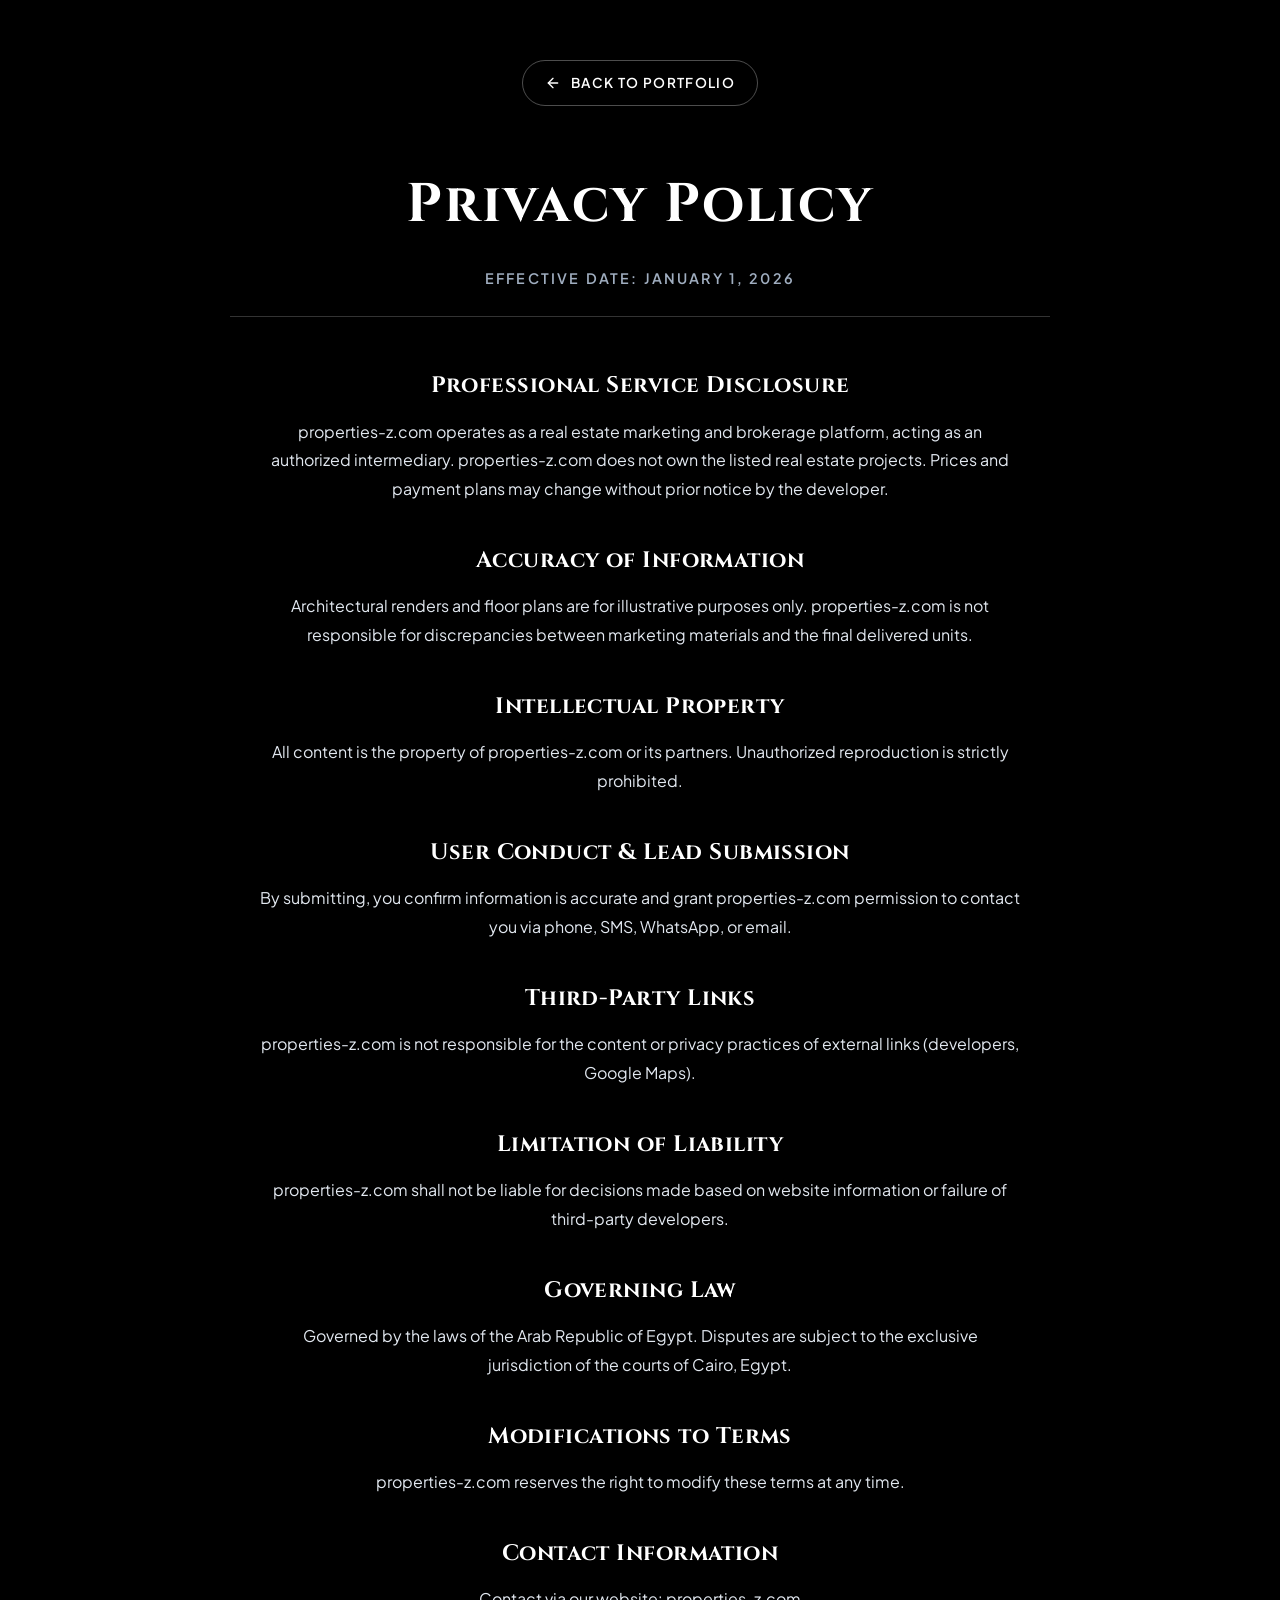
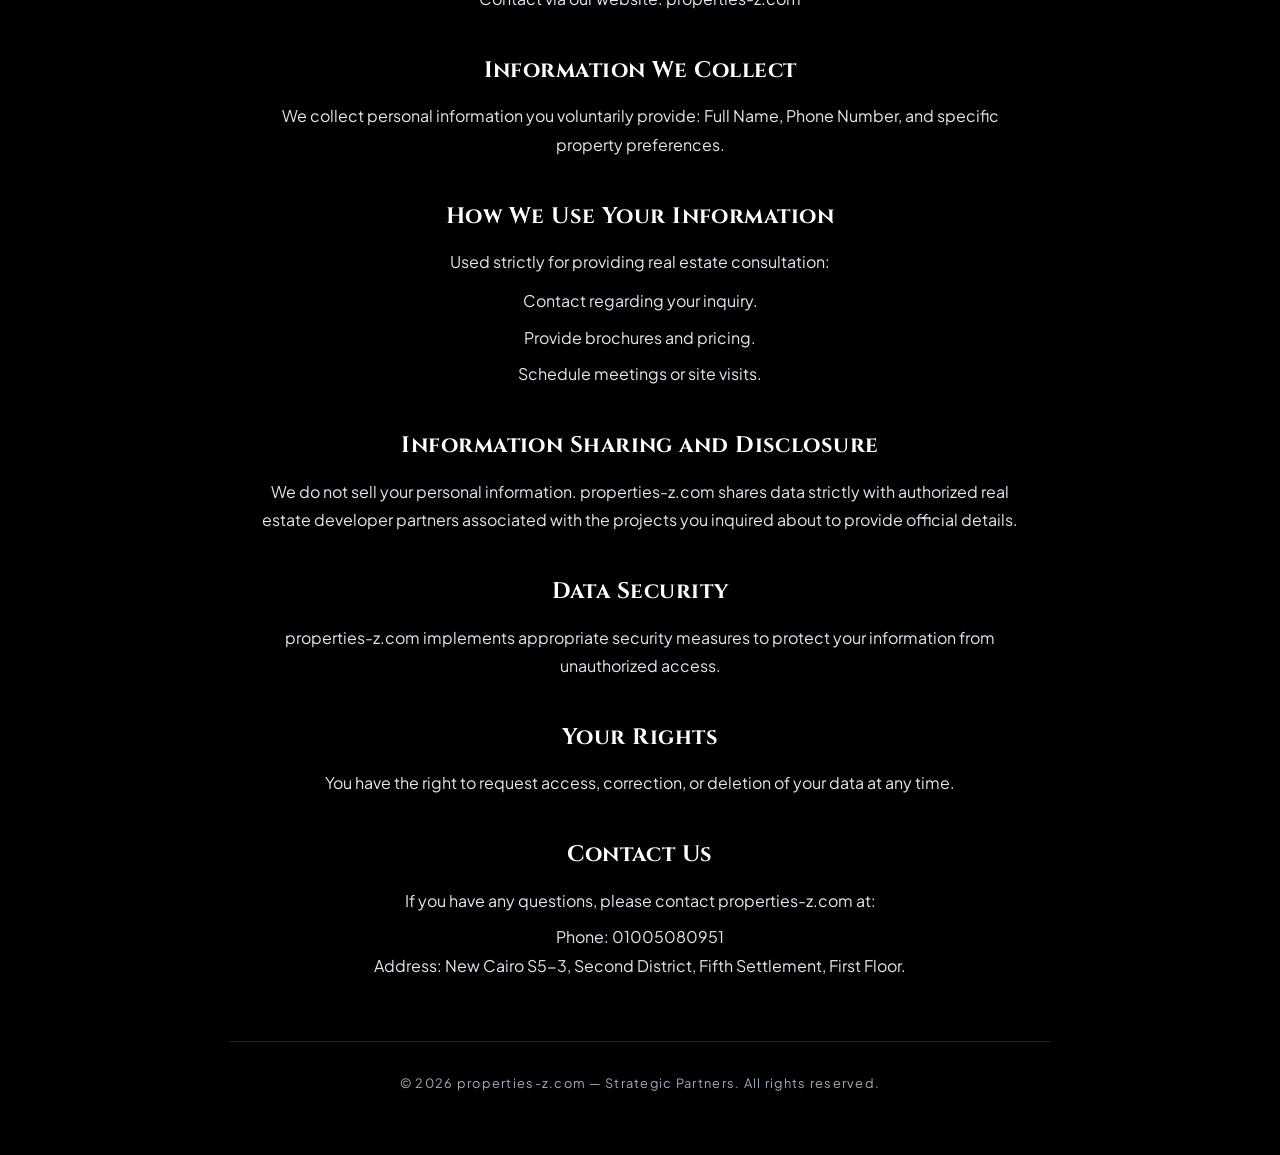
<file: privacy.html>
<!DOCTYPE html>
<html lang="en">
<head>
  <meta charset="UTF-8">
  <meta name="viewport" content="width=device-width, initial-scale=1.0">
  <title>Privacy Policy | properties-z.com</title>
  <!-- Google Fonts: Cinzel & Plus Jakarta Sans -->
  <link rel="preconnect" href="https://fonts.googleapis.com">
  <link rel="preconnect" href="https://fonts.gstatic.com" crossorigin>
  <link href="https://fonts.googleapis.com/css2?family=Cinzel:wght@600;700;800&family=Plus+Jakarta+Sans:wght@400;500;600;700&display=swap" rel="stylesheet">
  <link rel="stylesheet" href="css/legal.css">
</head>
<body>
  <div class="legal-page-wrapper">
    <div class="legal-container">
      
      <!-- Back to Landing Page Navigation -->
      <div class="legal-nav-header">
        <a href="index.html" class="btn-back-home">
          <svg viewBox="0 0 24 24" fill="none" stroke-width="2" stroke-linecap="round" stroke-linejoin="round">
            <line x1="19" y1="12" x2="5" y2="12"></line>
            <polyline points="12 19 5 12 12 5"></polyline>
          </svg>
          Back to Portfolio
        </a>
      </div>

      <!-- Main Headline & Date -->
      <h1 class="legal-main-title">Privacy Policy</h1>
      <div class="legal-date-stamp">Effective Date: January 1, 2026</div>

      <!-- Legal Document Content -->
      <div class="legal-body">
        
        <div class="legal-section">
          <h2 class="legal-section-title">Professional Service Disclosure</h2>
          <p class="legal-paragraph">
            properties-z.com operates as a real estate marketing and brokerage platform, acting as an authorized intermediary. properties-z.com does not own the listed real estate projects. Prices and payment plans may change without prior notice by the developer.
          </p>
        </div>

        <div class="legal-section">
          <h2 class="legal-section-title">Accuracy of Information</h2>
          <p class="legal-paragraph">
            Architectural renders and floor plans are for illustrative purposes only. properties-z.com is not responsible for discrepancies between marketing materials and the final delivered units.
          </p>
        </div>

        <div class="legal-section">
          <h2 class="legal-section-title">Intellectual Property</h2>
          <p class="legal-paragraph">
            All content is the property of properties-z.com or its partners. Unauthorized reproduction is strictly prohibited.
          </p>
        </div>

        <div class="legal-section">
          <h2 class="legal-section-title">User Conduct & Lead Submission</h2>
          <p class="legal-paragraph">
            By submitting, you confirm information is accurate and grant properties-z.com permission to contact you via phone, SMS, WhatsApp, or email.
          </p>
        </div>

        <div class="legal-section">
          <h2 class="legal-section-title">Third-Party Links</h2>
          <p class="legal-paragraph">
            properties-z.com is not responsible for the content or privacy practices of external links (developers, Google Maps).
          </p>
        </div>

        <div class="legal-section">
          <h2 class="legal-section-title">Limitation of Liability</h2>
          <p class="legal-paragraph">
            properties-z.com shall not be liable for decisions made based on website information or failure of third-party developers.
          </p>
        </div>

        <div class="legal-section">
          <h2 class="legal-section-title">Governing Law</h2>
          <p class="legal-paragraph">
            Governed by the laws of the Arab Republic of Egypt. Disputes are subject to the exclusive jurisdiction of the courts of Cairo, Egypt.
          </p>
        </div>

        <div class="legal-section">
          <h2 class="legal-section-title">Modifications to Terms</h2>
          <p class="legal-paragraph">
            properties-z.com reserves the right to modify these terms at any time.
          </p>
        </div>

        <div class="legal-section">
          <h2 class="legal-section-title">Contact Information</h2>
          <p class="legal-paragraph">
            Contact via our website: properties-z.com
          </p>
        </div>

        <div class="legal-section">
          <h2 class="legal-section-title">Information We Collect</h2>
          <p class="legal-paragraph">
            We collect personal information you voluntarily provide: Full Name, Phone Number, and specific property preferences.
          </p>
        </div>

        <div class="legal-section">
          <h2 class="legal-section-title">How We Use Your Information</h2>
          <p class="legal-paragraph">Used strictly for providing real estate consultation:</p>
          <ul class="legal-list">
            <li>Contact regarding your inquiry.</li>
            <li>Provide brochures and pricing.</li>
            <li>Schedule meetings or site visits.</li>
          </ul>
        </div>

        <div class="legal-section">
          <h2 class="legal-section-title">Information Sharing and Disclosure</h2>
          <p class="legal-paragraph">
            We do not sell your personal information. properties-z.com shares data strictly with authorized real estate developer partners associated with the projects you inquired about to provide official details.
          </p>
        </div>

        <div class="legal-section">
          <h2 class="legal-section-title">Data Security</h2>
          <p class="legal-paragraph">
            properties-z.com implements appropriate security measures to protect your information from unauthorized access.
          </p>
        </div>

        <div class="legal-section">
          <h2 class="legal-section-title">Your Rights</h2>
          <p class="legal-paragraph">
            You have the right to request access, correction, or deletion of your data at any time.
          </p>
        </div>

        <div class="legal-section">
          <h2 class="legal-section-title">Contact Us</h2>
          <p class="legal-paragraph">If you have any questions, please contact properties-z.com at:</p>
          <div class="legal-contact-details">
            <p>Phone: 01005080951</p>
            <p>Address: New Cairo S5-3, Second District, Fifth Settlement, First Floor.</p>
          </div>
        </div>

      </div>

      <!-- Legal Footer -->
      <footer class="legal-footer">
        © 2026 properties-z.com — Strategic Partners. All rights reserved.
      </footer>

    </div>
  </div>
</body>
</html>
</file>
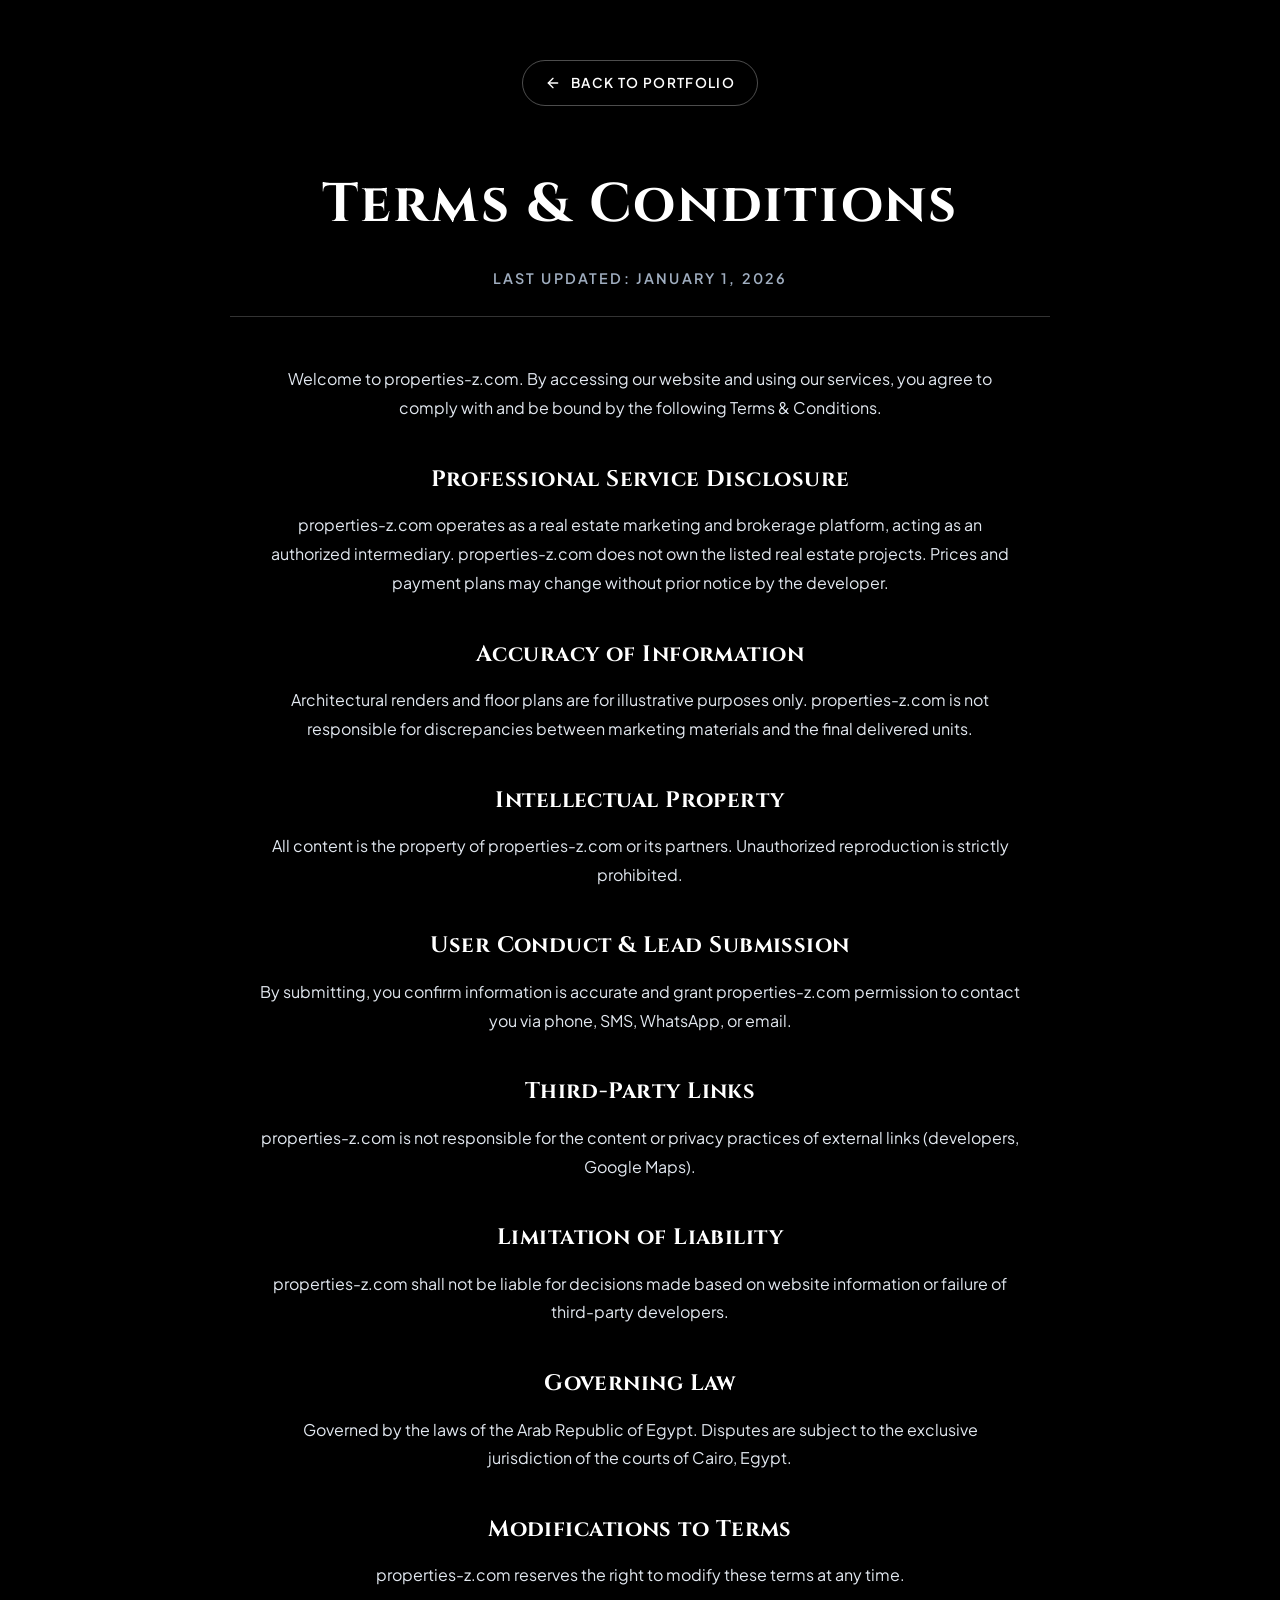
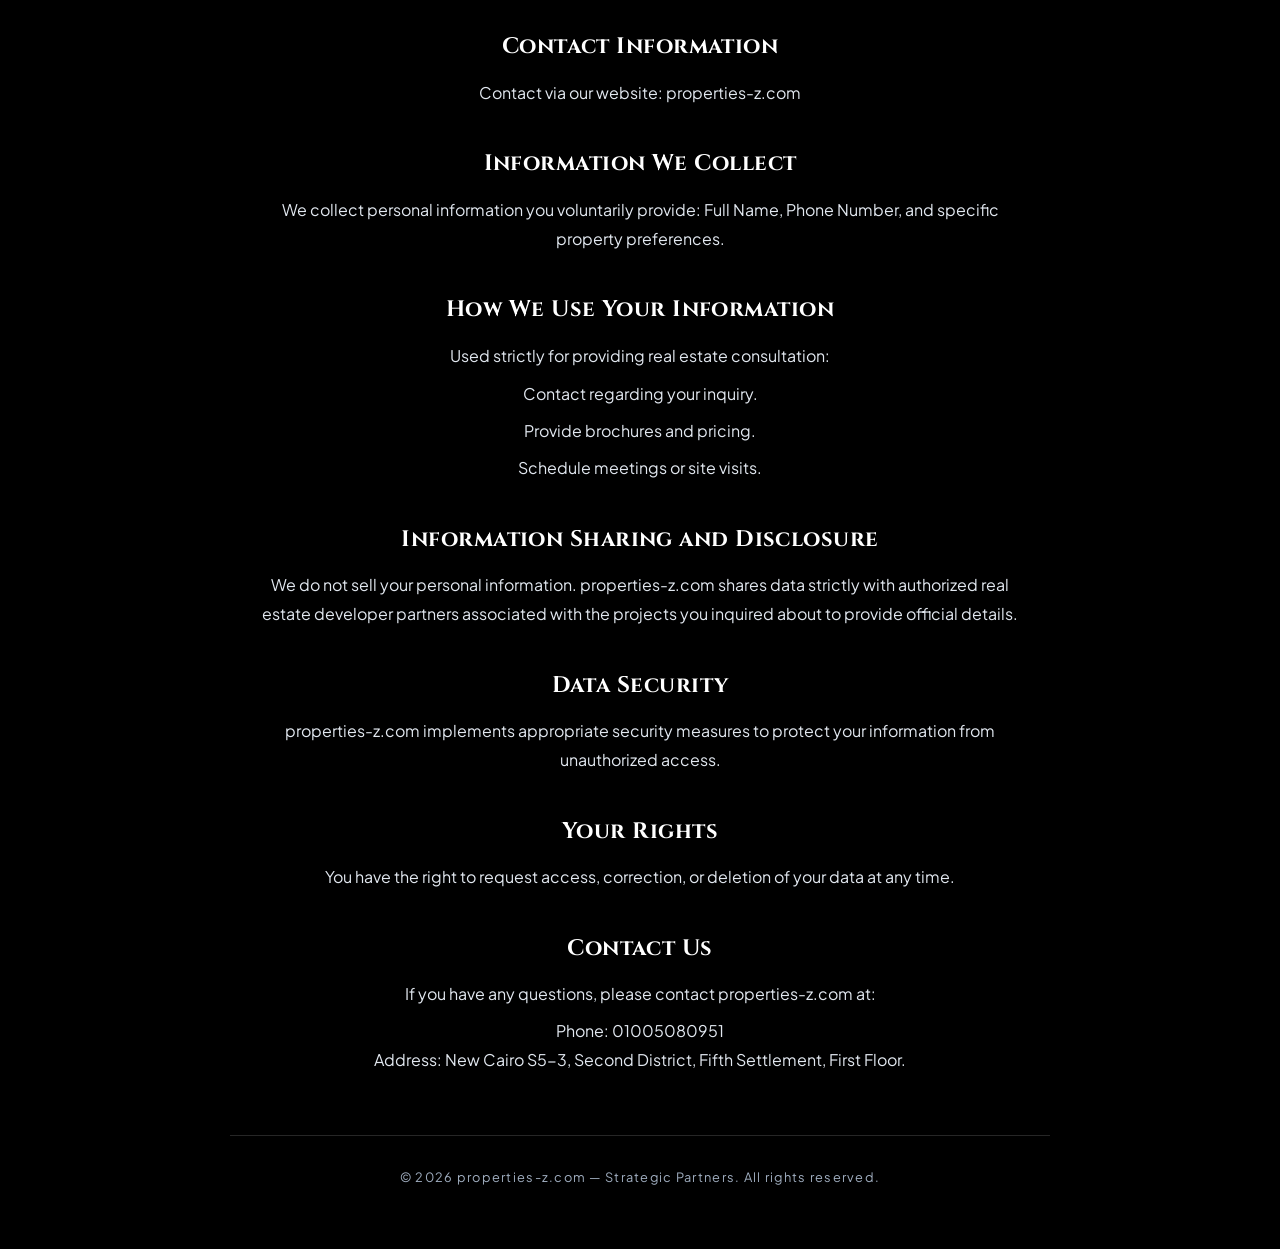
<file: terms.html>
<!DOCTYPE html>
<html lang="en">
<head>
  <meta charset="UTF-8">
  <meta name="viewport" content="width=device-width, initial-scale=1.0">
  <title>Terms & Conditions | properties-z.com</title>
  <!-- Google Fonts: Cinzel & Plus Jakarta Sans -->
  <link rel="preconnect" href="https://fonts.googleapis.com">
  <link rel="preconnect" href="https://fonts.gstatic.com" crossorigin>
  <link href="https://fonts.googleapis.com/css2?family=Cinzel:wght@600;700;800&family=Plus+Jakarta+Sans:wght@400;500;600;700&display=swap" rel="stylesheet">
  <link rel="stylesheet" href="css/legal.css">
</head>
<body>
  <div class="legal-page-wrapper">
    <div class="legal-container">
      
      <!-- Back to Landing Page Navigation -->
      <div class="legal-nav-header">
        <a href="index.html" class="btn-back-home">
          <svg viewBox="0 0 24 24" fill="none" stroke-width="2" stroke-linecap="round" stroke-linejoin="round">
            <line x1="19" y1="12" x2="5" y2="12"></line>
            <polyline points="12 19 5 12 12 5"></polyline>
          </svg>
          Back to Portfolio
        </a>
      </div>

      <!-- Main Headline & Date -->
      <h1 class="legal-main-title">Terms & Conditions</h1>
      <div class="legal-date-stamp">Last updated: January 1, 2026</div>

      <!-- Legal Document Content -->
      <div class="legal-body">
        
        <p class="legal-paragraph">
          Welcome to properties-z.com. By accessing our website and using our services, you agree to comply with and be bound by the following Terms & Conditions.
        </p>

        <div class="legal-section">
          <h2 class="legal-section-title">Professional Service Disclosure</h2>
          <p class="legal-paragraph">
            properties-z.com operates as a real estate marketing and brokerage platform, acting as an authorized intermediary. properties-z.com does not own the listed real estate projects. Prices and payment plans may change without prior notice by the developer.
          </p>
        </div>

        <div class="legal-section">
          <h2 class="legal-section-title">Accuracy of Information</h2>
          <p class="legal-paragraph">
            Architectural renders and floor plans are for illustrative purposes only. properties-z.com is not responsible for discrepancies between marketing materials and the final delivered units.
          </p>
        </div>

        <div class="legal-section">
          <h2 class="legal-section-title">Intellectual Property</h2>
          <p class="legal-paragraph">
            All content is the property of properties-z.com or its partners. Unauthorized reproduction is strictly prohibited.
          </p>
        </div>

        <div class="legal-section">
          <h2 class="legal-section-title">User Conduct & Lead Submission</h2>
          <p class="legal-paragraph">
            By submitting, you confirm information is accurate and grant properties-z.com permission to contact you via phone, SMS, WhatsApp, or email.
          </p>
        </div>

        <div class="legal-section">
          <h2 class="legal-section-title">Third-Party Links</h2>
          <p class="legal-paragraph">
            properties-z.com is not responsible for the content or privacy practices of external links (developers, Google Maps).
          </p>
        </div>

        <div class="legal-section">
          <h2 class="legal-section-title">Limitation of Liability</h2>
          <p class="legal-paragraph">
            properties-z.com shall not be liable for decisions made based on website information or failure of third-party developers.
          </p>
        </div>

        <div class="legal-section">
          <h2 class="legal-section-title">Governing Law</h2>
          <p class="legal-paragraph">
            Governed by the laws of the Arab Republic of Egypt. Disputes are subject to the exclusive jurisdiction of the courts of Cairo, Egypt.
          </p>
        </div>

        <div class="legal-section">
          <h2 class="legal-section-title">Modifications to Terms</h2>
          <p class="legal-paragraph">
            properties-z.com reserves the right to modify these terms at any time.
          </p>
        </div>

        <div class="legal-section">
          <h2 class="legal-section-title">Contact Information</h2>
          <p class="legal-paragraph">
            Contact via our website: properties-z.com
          </p>
        </div>

        <div class="legal-section">
          <h2 class="legal-section-title">Information We Collect</h2>
          <p class="legal-paragraph">
            We collect personal information you voluntarily provide: Full Name, Phone Number, and specific property preferences.
          </p>
        </div>

        <div class="legal-section">
          <h2 class="legal-section-title">How We Use Your Information</h2>
          <p class="legal-paragraph">Used strictly for providing real estate consultation:</p>
          <ul class="legal-list">
            <li>Contact regarding your inquiry.</li>
            <li>Provide brochures and pricing.</li>
            <li>Schedule meetings or site visits.</li>
          </ul>
        </div>

        <div class="legal-section">
          <h2 class="legal-section-title">Information Sharing and Disclosure</h2>
          <p class="legal-paragraph">
            We do not sell your personal information. properties-z.com shares data strictly with authorized real estate developer partners associated with the projects you inquired about to provide official details.
          </p>
        </div>

        <div class="legal-section">
          <h2 class="legal-section-title">Data Security</h2>
          <p class="legal-paragraph">
            properties-z.com implements appropriate security measures to protect your information from unauthorized access.
          </p>
        </div>

        <div class="legal-section">
          <h2 class="legal-section-title">Your Rights</h2>
          <p class="legal-paragraph">
            You have the right to request access, correction, or deletion of your data at any time.
          </p>
        </div>

        <div class="legal-section">
          <h2 class="legal-section-title">Contact Us</h2>
          <p class="legal-paragraph">If you have any questions, please contact properties-z.com at:</p>
          <div class="legal-contact-details">
            <p>Phone: 01005080951</p>
            <p>Address: New Cairo S5-3, Second District, Fifth Settlement, First Floor.</p>
          </div>
        </div>

      </div>

      <!-- Legal Footer -->
      <footer class="legal-footer">
        © 2026 properties-z.com — Strategic Partners. All rights reserved.
      </footer>

    </div>
  </div>
</body>
</html>
</file>
<file: css/style.css>
/* ==========================================================================
   MADINET MASR — EXCLUSIVE PORTFOLIO (BY PROPERTIES-Z.COM)
   Calm Luxury Architectural Theme (Zero Gold Policy)
   ========================================================================== */

:root {
  /* Strict Calm Luxury Architectural Palette (Zero Gold / Bronze / Yellow) */
  --bg-pure-white: #FFFFFF;
  --bg-alabaster: #FAFAFA;
  --bg-stone: #F8F9FA;
  --bg-platinum: #F1F3F5;
  --bg-subtle-tint: #EEF2F6;

  /* Deep Charcoal & Slate Accents */
  --text-primary: #1A202C;
  --text-secondary: #2D3748;
  --text-muted: #718096;
  --text-subtle: #A0AEC0;

  /* Structural Borders */
  --border-light: #E2E8F0;
  --border-divider: #EDF2F7;
  --border-dark: #2D3748;

  /* Frosted Glass & Surface Cards */
  --card-frosted: rgba(255, 255, 255, 0.92);
  --card-frosted-subtle: rgba(255, 255, 255, 0.85);
  --card-dark-frosted: rgba(26, 32, 44, 0.94);
  --glass-shadow: 0 20px 45px -15px rgba(15, 23, 42, 0.08), 0 0 1px 1px rgba(226, 232, 240, 0.8);
  --hover-shadow: 0 30px 60px -15px rgba(15, 23, 42, 0.12), 0 0 1px 1px rgba(203, 213, 225, 0.9);

  /* Primary WhatsApp Green */
  --whatsapp-green: #25D366;
  --whatsapp-green-hover: #1EBE5D;
  --whatsapp-green-shadow: rgba(37, 211, 102, 0.35);

  /* Solid Charcoal Button */
  --charcoal-btn: #1A202C;
  --charcoal-btn-hover: #2D3748;

  /* Typography */
  --font-serif: 'Cinzel', 'Playfair Display', Georgia, serif;
  --font-sans: 'Plus Jakarta Sans', 'Inter', -apple-system, BlinkMacSystemFont, 'Segoe UI', Roboto, sans-serif;

  /* Radius & Transitions */
  --radius-sm: 6px;
  --radius-md: 12px;
  --radius-lg: 20px;
  --radius-xl: 28px;
  --radius-full: 9999px;
  --transition-smooth: all 0.3s cubic-bezier(0.16, 1, 0.3, 1);
  --transition-fast: all 0.18s ease;
}

/* Base Reset & Global Rules */
*, *::before, *::after {
  box-sizing: border-box;
  margin: 0;
  padding: 0;
}

html {
  scroll-behavior: smooth;
  font-size: 16px;
  -webkit-text-size-adjust: 100%;
  background-color: var(--bg-pure-white);
  color: var(--text-primary);
  font-family: var(--font-sans);
  text-rendering: optimizeLegibility;
  -webkit-font-smoothing: antialiased;
  -moz-osx-font-smoothing: grayscale;
}

body {
  margin: 0;
  padding: 0;
  background-color: var(--bg-pure-white);
  color: var(--text-primary);
  line-height: 1.65;
  overflow-x: hidden;
  position: relative;
}

/* Selection */
::selection {
  background-color: #1A202C;
  color: #FFFFFF;
}

/* Custom Scrollbar */
::-webkit-scrollbar {
  width: 8px;
}
::-webkit-scrollbar-track {
  background: var(--bg-platinum);
}
::-webkit-scrollbar-thumb {
  background: #CBD5E1;
  border-radius: 4px;
}
::-webkit-scrollbar-thumb:hover {
  background: #94A3B8;
}

/* Utility Containers */
.container {
  width: 100%;
  max-width: 1240px;
  margin: 0 auto;
  padding: 0 24px;
}

.container-narrow {
  width: 100%;
  max-width: 860px;
  margin: 0 auto;
  padding: 0 24px;
}

/* Typography Helpers */
h1, h2, h3, h4, h5, h6 {
  font-family: var(--font-serif);
  color: var(--text-primary);
  font-weight: 700;
  letter-spacing: -0.01em;
  line-height: 1.25;
}

p {
  color: var(--text-secondary);
}

a {
  color: inherit;
  text-decoration: none;
  transition: var(--transition-fast);
}

/* Minimalist Editorial Badges */
.badge-pill {
  display: inline-flex;
  align-items: center;
  gap: 8px;
  padding: 6px 18px;
  border-radius: var(--radius-full);
  font-size: 0.72rem;
  font-weight: 700;
  letter-spacing: 0.22em;
  text-transform: uppercase;
  background: var(--bg-stone);
  color: var(--text-secondary);
  border: 1px solid var(--border-light);
  width: fit-content;
}

.badge-pill.hero-badge {
  background: rgba(255, 255, 255, 0.95);
  border: 1px solid rgba(226, 232, 240, 0.9);
  color: var(--text-primary);
  box-shadow: 0 4px 12px rgba(0, 0, 0, 0.04);
}

/* ==========================================================================
   1. HERO SECTION (EXCLUSIVE PORTFOLIO)
   Starts strictly at top: 0 (NO top sticky header bar)
   ========================================================================== */
.hero-section {
  position: relative;
  min-height: 100vh;
  top: 0;
  left: 0;
  width: 100%;
  padding-top: 50px;
  padding-bottom: 90px;
  display: flex;
  flex-direction: column;
  justify-content: flex-start;
  align-items: center;
  background: linear-gradient(180deg, #FFFFFF 0%, #F8F9FA 60%, #F1F3F5 100%);
  overflow: hidden;
}

/* Hero Background Ambient Architecture Overlay */
.hero-bg-overlay {
  position: absolute;
  top: 0;
  left: 0;
  right: 0;
  bottom: 0;
  background-image: 
    linear-gradient(180deg, rgba(255, 255, 255, 0.92) 0%, rgba(248, 249, 250, 0.88) 50%, rgba(241, 243, 245, 0.97) 100%),
    url('../assets/images/hero-bg.jpg');
  background-size: cover;
  background-position: center center;
  opacity: 0.85;
  z-index: 1;
  pointer-events: none;
}

.hero-content {
  position: relative;
  z-index: 2;
  width: 100%;
  display: flex;
  flex-direction: column;
  align-items: center;
  text-align: center;
}

/* Official Madinet Masr Branding (Size XL) */
.hero-brand {
  display: flex;
  flex-direction: column;
  align-items: center;
  margin-bottom: 36px;
}

.brand-logo-xl {
  width: 320px;
  max-width: 90vw;
  height: auto;
  filter: drop-shadow(0 4px 12px rgba(0,0,0,0.06));
  transition: transform 0.3s ease;
}

.brand-logo-xl:hover {
  transform: translateY(-2px);
}

.sub-brand-text {
  font-size: 0.76rem;
  font-weight: 700;
  letter-spacing: 0.35em;
  text-transform: uppercase;
  color: var(--text-secondary);
  margin-top: 6px;
}

/* Hero Headline & Intro */
.hero-headline-wrap {
  max-width: 860px;
  margin: 0 auto 30px;
}

.hero-main-title {
  font-size: clamp(2.4rem, 5.5vw, 4.2rem);
  font-weight: 700;
  color: var(--text-primary);
  line-height: 1.15;
  letter-spacing: -0.02em;
  margin-top: 14px;
  margin-bottom: 16px;
}

/* Key Highlights Line (Minimalist Badges) */
.hero-highlights-line {
  display: flex;
  flex-wrap: wrap;
  justify-content: center;
  gap: 12px;
  margin: 0 auto 46px;
  max-width: 960px;
}

.highlight-badge-item {
  display: inline-flex;
  align-items: center;
  gap: 10px;
  background: rgba(255, 255, 255, 0.95);
  backdrop-filter: blur(8px);
  -webkit-backdrop-filter: blur(8px);
  padding: 10px 22px;
  border-radius: var(--radius-full);
  border: 1px solid var(--border-light);
  box-shadow: 0 4px 14px rgba(15, 23, 42, 0.04);
  font-size: 0.88rem;
  font-weight: 600;
  color: var(--text-secondary);
  letter-spacing: 0.01em;
}

.highlight-badge-item svg {
  width: 16px;
  height: 16px;
  stroke: var(--text-primary);
  flex-shrink: 0;
}

/* Lead Capture Form (Frosted Glass Container) */
.hero-form-container {
  width: 100%;
  max-width: 580px;
  margin: 0 auto;
  background: var(--card-frosted);
  backdrop-filter: blur(16px);
  -webkit-backdrop-filter: blur(16px);
  border: 1px solid var(--border-light);
  border-radius: var(--radius-lg);
  padding: 38px 40px;
  box-shadow: var(--glass-shadow);
  text-align: left;
}

.form-header {
  text-align: center;
  margin-bottom: 28px;
}

.form-header h3 {
  font-size: 1.35rem;
  font-weight: 700;
  letter-spacing: 0.12em;
  text-transform: uppercase;
  color: var(--text-primary);
  margin-bottom: 6px;
}

.form-header p {
  font-size: 0.92rem;
  color: var(--text-muted);
}

.form-group {
  margin-bottom: 20px;
  position: relative;
}

.form-label {
  display: block;
  font-size: 0.82rem;
  font-weight: 700;
  text-transform: uppercase;
  letter-spacing: 0.08em;
  color: var(--text-secondary);
  margin-bottom: 8px;
}

.form-control-input {
  width: 100%;
  height: 52px;
  padding: 0 18px;
  font-size: 1rem;
  font-family: var(--font-sans);
  color: var(--text-primary);
  background: #FFFFFF;
  border: 1px solid var(--border-light);
  border-radius: var(--radius-sm);
  outline: none;
  transition: var(--transition-fast);
}

.form-control-input:focus {
  border-color: var(--text-primary);
  box-shadow: 0 0 0 3px rgba(26, 32, 44, 0.08);
}

/* Phone Field with Country Code Selector (Split Flex-Container) */
.phone-field-wrapper {
  display: flex !important;
  flex-direction: row !important;
  align-items: stretch !important;
  gap: 10px;
  position: relative;
  width: 100%;
}

.country-code-btn {
  display: inline-flex;
  align-items: center;
  justify-content: center;
  gap: 6px;
  height: 52px;
  width: 104px !important;
  min-width: 104px !important;
  max-width: 104px !important;
  flex: 0 0 104px !important;
  flex-shrink: 0 !important;
  padding: 0 8px;
  background: #FFFFFF;
  border: 1px solid var(--border-light);
  border-radius: var(--radius-sm);
  font-family: var(--font-sans);
  font-size: 0.95rem;
  font-weight: 600;
  color: var(--text-primary);
  cursor: pointer;
  white-space: nowrap;
  transition: var(--transition-fast);
}

.country-code-btn:hover {
  border-color: #CBD5E1;
  background: var(--bg-alabaster);
}

.country-code-btn .dropdown-arrow {
  width: 12px;
  height: 12px;
  stroke: var(--text-muted);
  transition: transform 0.2s ease;
  flex-shrink: 0;
}

.country-dropdown-popover {
  position: absolute;
  top: calc(100% + 6px);
  left: 0;
  width: 310px;
  max-width: 90vw;
  background: #FFFFFF;
  border: 1px solid var(--border-light);
  border-radius: var(--radius-md);
  box-shadow: 0 16px 36px rgba(15, 23, 42, 0.14);
  z-index: 100;
  display: none;
  overflow: hidden;
  animation: dropdownFadeIn 0.2s ease;
}

.country-dropdown-popover.open {
  display: block;
}

@keyframes dropdownFadeIn {
  from { opacity: 0; transform: translateY(-6px); }
  to { opacity: 1; transform: translateY(0); }
}

.country-search-box {
  padding: 10px 12px;
  border-bottom: 1px solid var(--border-divider);
  background: var(--bg-stone);
}

.country-search-box input {
  width: 100%;
  height: 38px;
  padding: 0 12px;
  font-size: 0.88rem;
  border: 1px solid var(--border-light);
  border-radius: var(--radius-sm);
  outline: none;
}

.country-list {
  max-height: 240px;
  overflow-y: auto;
  padding: 6px 0;
}

.country-item {
  display: flex;
  align-items: center;
  padding: 10px 14px;
  cursor: pointer;
  font-size: 0.9rem;
  color: var(--text-secondary);
  transition: background 0.15s ease;
  gap: 10px;
}

.country-item:hover, .country-item.active {
  background: var(--bg-platinum);
  color: var(--text-primary);
}

.country-item .country-flag {
  font-size: 1.15rem;
}

.country-item .country-name {
  flex: 1;
  font-weight: 500;
  white-space: nowrap;
  overflow: hidden;
  text-overflow: ellipsis;
}

.country-item .country-dial {
  font-weight: 700;
  font-size: 0.85rem;
  color: var(--text-muted);
}

.phone-number-input {
  flex: 1 1 auto !important;
  min-width: 0 !important;
  width: 100% !important;
  height: 52px;
  padding: 0 16px;
  font-size: 1rem;
  font-family: var(--font-sans);
  color: var(--text-primary);
  background: #FFFFFF;
  border: 1px solid var(--border-light);
  border-radius: var(--radius-sm);
  outline: none;
  transition: var(--transition-fast);
}

.phone-number-input:focus {
  border-color: var(--text-primary);
  box-shadow: 0 0 0 3px rgba(26, 32, 44, 0.08);
}

/* Submit Button: Solid Charcoal with White Uppercase Text */
.btn-submit-charcoal {
  width: 100%;
  height: 54px;
  background: var(--charcoal-btn);
  color: #FFFFFF;
  border: none;
  border-radius: var(--radius-sm);
  font-family: var(--font-sans);
  font-size: 0.95rem;
  font-weight: 700;
  letter-spacing: 0.18em;
  text-transform: uppercase;
  cursor: pointer;
  transition: var(--transition-smooth);
  display: flex;
  align-items: center;
  justify-content: center;
  gap: 10px;
  box-shadow: 0 8px 20px rgba(26, 32, 44, 0.15);
  margin-top: 8px;
}

.btn-submit-charcoal:hover {
  background: var(--charcoal-btn-hover);
  transform: translateY(-2px);
  box-shadow: 0 12px 28px rgba(26, 32, 44, 0.22);
}

.btn-submit-charcoal:active {
  transform: translateY(0);
}

/* Legal Disclaimer Notice (Location A - Below Form) */
.disclaimer-location-a {
  margin-top: 24px;
  padding-top: 18px;
  border-top: 1px solid var(--border-divider);
  font-size: 0.76rem;
  line-height: 1.6;
  color: var(--text-muted);
  text-align: center;
}

/* Accessibility Links (Location A) */
.legal-links-a {
  display: flex;
  justify-content: center;
  align-items: center;
  gap: 20px;
  margin-top: 14px;
}

.legal-link-item {
  font-size: 0.78rem;
  font-weight: 600;
  letter-spacing: 0.04em;
  color: var(--text-secondary);
  text-decoration: underline;
  text-underline-offset: 4px;
  transition: color 0.2s ease;
}

.legal-link-item:hover {
  color: var(--text-primary);
}

/* ==========================================================================
   2. DEDICATED PROJECT SECTIONS
   Four separate, full, dedicated sections with narrative, specs & pricing
   ========================================================================== */
.project-section {
  padding: 100px 0;
  position: relative;
  background: var(--bg-pure-white);
  border-bottom: 1px solid var(--border-divider);
}

.project-section:nth-of-type(even) {
  background: var(--bg-stone);
}

.project-section-inner {
  display: flex;
  flex-direction: column;
  gap: 50px;
}

/* Section Header Bar */
.project-header-bar {
  text-align: center;
  max-width: 820px;
  margin: 0 auto;
}

.project-title {
  font-size: clamp(2.2rem, 4.5vw, 3.4rem);
  font-weight: 700;
  letter-spacing: 0.02em;
  color: var(--text-primary);
  margin-top: 12px;
  margin-bottom: 8px;
}

.project-subtitle {
  font-size: 1.15rem;
  font-weight: 500;
  color: var(--text-muted);
  letter-spacing: 0.04em;
}

/* Official Project Brand Logos in Section Headers */
.project-brand-logo-wrap {
  display: flex;
  align-items: center;
  justify-content: center;
  margin: 16px auto 12px;
}

.project-brand-logo {
  height: 58px;
  max-height: 68px;
  width: auto;
  max-width: 280px;
  object-fit: contain;
  display: block;
  filter: drop-shadow(0 2px 6px rgba(0, 0, 0, 0.04));
  transition: transform 0.3s cubic-bezier(0.16, 1, 0.3, 1);
}

.project-brand-logo:hover {
  transform: translateY(-2px) scale(1.03);
}

.project-brand-logo.logo-sarai {
  height: 84px;
  max-height: 92px;
}

.project-brand-logo.logo-taj {
  height: 78px;
  max-height: 86px;
}

.project-brand-logo.logo-talala {
  height: 64px;
}

.project-brand-logo.logo-butterfly {
  height: 62px;
}

/* Two-Column Showcase Layout */
.project-grid-showcase {
  display: grid;
  grid-template-columns: 1.1fr 0.9fr;
  gap: 48px;
  align-items: center;
}

.project-section:nth-of-type(even) .project-grid-showcase {
  grid-template-columns: 0.9fr 1.1fr;
}

.project-section:nth-of-type(even) .project-image-column {
  order: 2;
}
.project-section:nth-of-type(even) .project-details-column {
  order: 1;
}

/* Image Visual Column */
.project-image-card {
  position: relative;
  border-radius: var(--radius-lg);
  overflow: hidden;
  box-shadow: 0 20px 45px rgba(15, 23, 42, 0.09);
  border: 1px solid var(--border-light);
  background: #FFFFFF;
}

.project-image-card img {
  width: 100%;
  height: 480px;
  object-fit: cover;
  display: block;
  transition: transform 0.8s cubic-bezier(0.16, 1, 0.3, 1);
}

.project-image-card:hover img {
  transform: scale(1.03);
}

/* Floating Payment Badge on Image */
.image-payment-pill {
  position: absolute;
  bottom: 20px;
  left: 20px;
  right: 20px;
  background: rgba(255, 255, 255, 0.94);
  backdrop-filter: blur(12px);
  -webkit-backdrop-filter: blur(12px);
  padding: 14px 20px;
  border-radius: var(--radius-md);
  border: 1px solid rgba(226, 232, 240, 0.9);
  display: flex;
  align-items: center;
  justify-content: space-between;
  gap: 12px;
  box-shadow: 0 8px 24px rgba(0, 0, 0, 0.06);
}

.image-payment-pill .plan-text {
  font-size: 0.88rem;
  font-weight: 700;
  color: var(--text-primary);
  letter-spacing: 0.02em;
}

.image-payment-pill .plan-tag {
  font-size: 0.72rem;
  font-weight: 700;
  letter-spacing: 0.15em;
  text-transform: uppercase;
  color: var(--text-secondary);
  background: var(--bg-platinum);
  padding: 4px 10px;
  border-radius: var(--radius-full);
}

/* Details Column */
.project-details-column {
  display: flex;
  flex-direction: column;
  gap: 28px;
}

/* Payment & Schedule Card */
.payment-schedule-box {
  background: var(--card-frosted);
  border: 1px solid var(--border-light);
  border-radius: var(--radius-md);
  padding: 20px 24px;
  display: flex;
  flex-direction: column;
  gap: 6px;
}

.schedule-label {
  font-size: 0.74rem;
  font-weight: 700;
  letter-spacing: 0.15em;
  text-transform: uppercase;
  color: var(--text-muted);
}

.schedule-value {
  font-size: 1.12rem;
  font-weight: 700;
  color: var(--text-primary);
  font-family: var(--font-sans);
}

/* Pricing Overview Card: Clean 'M' Format Strict Rule */
.pricing-overview-module {
  background: #FFFFFF;
  border: 1px solid var(--border-light);
  border-radius: var(--radius-md);
  padding: 24px;
  box-shadow: 0 6px 20px rgba(15, 23, 42, 0.03);
}

.pricing-title-row {
  display: flex;
  justify-content: space-between;
  align-items: center;
  margin-bottom: 16px;
  padding-bottom: 12px;
  border-bottom: 1px solid var(--border-divider);
}

.pricing-title-row span {
  font-size: 0.76rem;
  font-weight: 700;
  letter-spacing: 0.16em;
  text-transform: uppercase;
  color: var(--text-secondary);
}

.pricing-figures-grid {
  display: grid;
  grid-template-columns: 1fr 1fr;
  gap: 18px;
}

.price-item {
  display: flex;
  flex-direction: column;
  gap: 4px;
}

.price-item .unit-type {
  font-size: 0.82rem;
  color: var(--text-muted);
  font-weight: 600;
  text-transform: uppercase;
  letter-spacing: 0.05em;
}

.price-item .price-amount {
  font-size: 1.4rem;
  font-weight: 800;
  color: var(--text-primary);
  font-family: var(--font-sans);
  letter-spacing: -0.01em;
}

.price-item .starting-note {
  font-size: 0.74rem;
  color: var(--text-subtle);
  font-weight: 500;
}

/* Key Highlights (Clean Responsive Grid) */
.highlights-grid-wrap {
  display: flex;
  flex-direction: column;
  gap: 12px;
}

.highlights-title {
  font-size: 0.76rem;
  font-weight: 700;
  letter-spacing: 0.16em;
  text-transform: uppercase;
  color: var(--text-muted);
}

.highlights-cards-grid {
  display: grid;
  grid-template-columns: repeat(2, 1fr);
  gap: 12px;
}

.highlight-spec-card {
  display: flex;
  align-items: center;
  gap: 12px;
  background: var(--bg-alabaster);
  border: 1px solid var(--border-light);
  border-radius: var(--radius-sm);
  padding: 12px 14px;
  font-size: 0.86rem;
  font-weight: 600;
  color: var(--text-secondary);
  transition: var(--transition-fast);
}

.highlight-spec-card:hover {
  background: #FFFFFF;
  border-color: #CBD5E1;
  transform: translateY(-1px);
}

.highlight-spec-card svg {
  width: 16px;
  height: 16px;
  stroke: var(--text-primary);
  flex-shrink: 0;
}

/* Project Action CTA (Solid Green WhatsApp Button) */
.project-actions-row {
  display: flex;
  width: 100%;
  margin-top: 12px;
}

/* Primary Button: Solid Green WhatsApp button (#25D366) reading 'CONTACT US' */
.btn-whatsapp-primary {
  display: inline-flex;
  align-items: center;
  justify-content: center;
  gap: 12px;
  width: 100%;
  height: 54px;
  padding: 15px 32px;
  background-color: var(--whatsapp-green);
  color: #FFFFFF;
  border: none;
  border-radius: var(--radius-sm);
  font-family: var(--font-sans);
  font-size: 0.95rem;
  font-weight: 700;
  letter-spacing: 0.16em;
  text-transform: uppercase;
  cursor: pointer;
  transition: var(--transition-smooth);
  box-shadow: 0 8px 22px var(--whatsapp-green-shadow);
  text-decoration: none;
}

.btn-whatsapp-primary:hover {
  background-color: var(--whatsapp-green-hover);
  transform: translateY(-2px);
  box-shadow: 0 12px 28px rgba(37, 211, 102, 0.45);
  color: #FFFFFF;
}

.btn-whatsapp-primary svg {
  width: 22px;
  height: 22px;
  fill: currentColor;
}

/* ==========================================================================
   3. YOUR STRATEGIC PARTNER SECTION
   ========================================================================== */
.partner-section {
  padding: 110px 0;
  background: #FFFFFF;
  position: relative;
  border-bottom: 1px solid var(--border-divider);
}

.partner-header {
  text-align: center;
  max-width: 840px;
  margin: 0 auto 60px;
}

.partner-headline {
  font-size: clamp(2.2rem, 4.5vw, 3.4rem);
  font-weight: 700;
  color: var(--text-primary);
  margin-top: 14px;
  line-height: 1.2;
}

/* Value Cards (Minimalist Editorial Modules) */
.partner-modules-grid {
  display: grid;
  grid-template-columns: repeat(2, 1fr);
  gap: 32px;
  margin-bottom: 54px;
}

.partner-module-card {
  background: var(--bg-stone);
  border: 1px solid var(--border-light);
  border-radius: var(--radius-lg);
  padding: 44px 38px;
  transition: var(--transition-smooth);
  position: relative;
  display: flex;
  flex-direction: column;
  justify-content: flex-start;
}

.partner-module-card:hover {
  transform: translateY(-4px);
  background: #FFFFFF;
  border-color: #CBD5E1;
  box-shadow: var(--hover-shadow);
}

.module-number {
  font-family: var(--font-serif);
  font-size: 2.2rem;
  font-weight: 700;
  color: var(--text-primary);
  letter-spacing: -0.02em;
  margin-bottom: 16px;
  display: flex;
  align-items: center;
  gap: 12px;
}

.module-number::after {
  content: '';
  display: block;
  width: 40px;
  height: 1px;
  background: #CBD5E1;
}

.module-title {
  font-size: 1.35rem;
  font-weight: 700;
  color: var(--text-primary);
  margin-bottom: 14px;
}

.module-description {
  font-size: 0.98rem;
  color: var(--text-secondary);
  line-height: 1.7;
}

/* Strategic Partner CTA Button */
.partner-cta-container {
  display: flex;
  justify-content: center;
}

.btn-whatsapp-expert {
  display: inline-flex;
  align-items: center;
  justify-content: center;
  gap: 12px;
  padding: 18px 44px;
  background-color: var(--whatsapp-green);
  color: #FFFFFF;
  border: none;
  border-radius: var(--radius-sm);
  font-family: var(--font-sans);
  font-size: 1rem;
  font-weight: 700;
  letter-spacing: 0.14em;
  text-transform: uppercase;
  cursor: pointer;
  transition: var(--transition-smooth);
  box-shadow: 0 10px 26px var(--whatsapp-green-shadow);
  text-decoration: none;
}

.btn-whatsapp-expert:hover {
  background-color: var(--whatsapp-green-hover);
  transform: translateY(-2px);
  box-shadow: 0 14px 32px rgba(37, 211, 102, 0.45);
  color: #FFFFFF;
}

.btn-whatsapp-expert svg {
  width: 22px;
  height: 22px;
  fill: currentColor;
}

/* ==========================================================================
   4. TECHNICAL FOOTER & COMPLIANCE
   ========================================================================== */
.footer-compliance {
  background: var(--bg-platinum);
  padding: 80px 0 50px;
  border-top: 1px solid var(--border-light);
  text-align: center;
}

.footer-inner {
  display: flex;
  flex-direction: column;
  align-items: center;
  max-width: 820px;
  margin: 0 auto;
}

.footer-brand {
  margin-bottom: 30px;
}

/* Disclaimer (Location B) */
.disclaimer-location-b {
  font-size: 0.8rem;
  line-height: 1.7;
  color: var(--text-muted);
  max-width: 740px;
  margin-bottom: 28px;
  padding-bottom: 28px;
  border-bottom: 1px solid var(--border-light);
}

/* Legal Links (Location B) Centered at bottom */
.legal-links-b {
  display: flex;
  justify-content: center;
  gap: 24px;
  margin-bottom: 20px;
}

.legal-links-b a {
  font-size: 0.82rem;
  font-weight: 700;
  letter-spacing: 0.05em;
  color: var(--text-secondary);
  text-decoration: underline;
  text-underline-offset: 4px;
}

.legal-links-b a:hover {
  color: var(--text-primary);
}

.footer-signature {
  font-size: 0.78rem;
  letter-spacing: 0.1em;
  color: var(--text-subtle);
  font-weight: 500;
  text-transform: uppercase;
}

/* ==========================================================================
   FLOATING WHATSAPP BUTTON (Round Green Icon-Only)
   ========================================================================== */
.floating-whatsapp-btn {
  position: fixed;
  bottom: 28px;
  right: 28px;
  width: 60px;
  height: 60px;
  border-radius: var(--radius-full);
  background-color: var(--whatsapp-green);
  color: #FFFFFF;
  display: flex;
  align-items: center;
  justify-content: center;
  box-shadow: 0 10px 25px rgba(37, 211, 102, 0.45);
  z-index: 999;
  cursor: pointer;
  transition: var(--transition-smooth);
  text-decoration: none;
}

.floating-whatsapp-btn:hover {
  background-color: var(--whatsapp-green-hover);
  transform: scale(1.08) translateY(-2px);
  box-shadow: 0 14px 32px rgba(37, 211, 102, 0.6);
  color: #FFFFFF;
}

.floating-whatsapp-btn svg {
  width: 32px;
  height: 32px;
  fill: #FFFFFF;
}

/* Pulse animation on floating WhatsApp */
.floating-whatsapp-btn::after {
  content: '';
  position: absolute;
  top: 0;
  left: 0;
  right: 0;
  bottom: 0;
  border-radius: var(--radius-full);
  border: 2px solid var(--whatsapp-green);
  animation: waPulse 2.4s infinite cubic-bezier(0.25, 1, 0.5, 1);
  pointer-events: none;
}

@keyframes waPulse {
  0% { transform: scale(1); opacity: 0.8; }
  100% { transform: scale(1.4); opacity: 0; }
}

/* ==========================================================================
   VISUAL GALLERY LIGHTBOX MODAL
   ========================================================================== */
.gallery-modal-overlay {
  position: fixed;
  top: 0;
  left: 0;
  width: 100%;
  height: 100%;
  background: rgba(15, 23, 42, 0.94);
  backdrop-filter: blur(12px);
  -webkit-backdrop-filter: blur(12px);
  z-index: 10000;
  display: none;
  align-items: center;
  justify-content: center;
  padding: 30px;
  animation: fadeIn 0.25s ease;
}

.gallery-modal-overlay.active {
  display: flex;
}

@keyframes fadeIn {
  from { opacity: 0; }
  to { opacity: 1; }
}

.gallery-modal-container {
  width: 100%;
  max-width: 1100px;
  max-height: 92vh;
  display: flex;
  flex-direction: column;
  position: relative;
  background: #111827;
  border-radius: var(--radius-lg);
  overflow: hidden;
  border: 1px solid rgba(255, 255, 255, 0.1);
  box-shadow: 0 30px 80px rgba(0, 0, 0, 0.7);
}

.gallery-modal-header {
  display: flex;
  justify-content: space-between;
  align-items: center;
  padding: 16px 24px;
  background: #0B0F17;
  border-bottom: 1px solid rgba(255, 255, 255, 0.08);
}

.gallery-header-info {
  display: flex;
  align-items: center;
  gap: 16px;
}

.gallery-header-info h4 {
  font-family: var(--font-sans);
  color: #FFFFFF;
  font-size: 1rem;
  font-weight: 600;
  letter-spacing: 0.02em;
}

.gallery-counter-badge {
  font-size: 0.78rem;
  font-weight: 700;
  color: #94A3B8;
  background: rgba(255, 255, 255, 0.08);
  padding: 4px 10px;
  border-radius: var(--radius-full);
}

.gallery-close-btn {
  background: transparent;
  border: none;
  color: #FFFFFF;
  cursor: pointer;
  width: 36px;
  height: 36px;
  border-radius: var(--radius-full);
  display: flex;
  align-items: center;
  justify-content: center;
  transition: var(--transition-fast);
}

.gallery-close-btn:hover {
  background: rgba(255, 255, 255, 0.15);
}

.gallery-close-btn svg {
  width: 20px;
  height: 20px;
  stroke: #FFFFFF;
}

/* Image Viewer Viewport */
.gallery-viewer {
  position: relative;
  flex: 1;
  min-height: 400px;
  max-height: 60vh;
  background: #000000;
  display: flex;
  align-items: center;
  justify-content: center;
  overflow: hidden;
}

.gallery-viewer img {
  max-width: 100%;
  max-height: 60vh;
  object-fit: contain;
  transition: opacity 0.2s ease;
}

.gallery-nav-arrow {
  position: absolute;
  top: 50%;
  transform: translateY(-50%);
  width: 48px;
  height: 48px;
  border-radius: var(--radius-full);
  background: rgba(15, 23, 42, 0.75);
  border: 1px solid rgba(255, 255, 255, 0.15);
  color: #FFFFFF;
  display: flex;
  align-items: center;
  justify-content: center;
  cursor: pointer;
  transition: var(--transition-fast);
  z-index: 10;
}

.gallery-nav-arrow:hover {
  background: rgba(255, 255, 255, 0.25);
}

.gallery-nav-arrow.prev { left: 16px; }
.gallery-nav-arrow.next { right: 16px; }

.gallery-nav-arrow svg {
  width: 22px;
  height: 22px;
  stroke: #FFFFFF;
}

/* Gallery Footer / Caption */
.gallery-modal-footer {
  padding: 16px 24px;
  background: #0B0F17;
  border-top: 1px solid rgba(255, 255, 255, 0.08);
  display: flex;
  flex-direction: column;
  gap: 12px;
}

.gallery-caption-text {
  font-size: 0.88rem;
  color: #94A3B8;
}

.gallery-thumbnails-strip {
  display: flex;
  gap: 10px;
  overflow-x: auto;
  padding-bottom: 4px;
}

.gallery-thumb {
  width: 64px;
  height: 46px;
  object-fit: cover;
  border-radius: 4px;
  cursor: pointer;
  opacity: 0.5;
  border: 2px solid transparent;
  transition: var(--transition-fast);
  flex-shrink: 0;
}

.gallery-thumb:hover, .gallery-thumb.active {
  opacity: 1;
  border-color: #FFFFFF;
}

/* ==========================================================================
   SUCCESS REGISTRATION MODAL
   ========================================================================== */
.success-modal-overlay {
  position: fixed;
  top: 0;
  left: 0;
  width: 100%;
  height: 100%;
  background: rgba(15, 23, 42, 0.85);
  backdrop-filter: blur(10px);
  -webkit-backdrop-filter: blur(10px);
  z-index: 10001;
  display: none;
  align-items: center;
  justify-content: center;
  padding: 24px;
}

.success-modal-overlay.active {
  display: flex;
}

.success-modal-box {
  background: #FFFFFF;
  border-radius: var(--radius-lg);
  padding: 44px 36px;
  max-width: 520px;
  width: 100%;
  text-align: center;
  box-shadow: 0 25px 60px rgba(0, 0, 0, 0.25);
  border: 1px solid var(--border-light);
  animation: scaleUp 0.25s cubic-bezier(0.16, 1, 0.3, 1);
}

@keyframes scaleUp {
  from { transform: scale(0.92); opacity: 0; }
  to { transform: scale(1); opacity: 1; }
}

.success-check-icon {
  width: 68px;
  height: 68px;
  border-radius: var(--radius-full);
  background: #ECFDF5;
  color: #059669;
  display: flex;
  align-items: center;
  justify-content: center;
  margin: 0 auto 20px;
}

.success-check-icon svg {
  width: 36px;
  height: 36px;
  stroke: #059669;
}

.success-modal-box h3 {
  font-size: 1.6rem;
  margin-bottom: 10px;
  color: var(--text-primary);
}

.success-modal-box p {
  font-size: 0.95rem;
  color: var(--text-muted);
  margin-bottom: 24px;
  line-height: 1.6;
}

.success-modal-actions {
  display: flex;
  flex-direction: column;
  gap: 12px;
}

.btn-success-wa {
  display: inline-flex;
  align-items: center;
  justify-content: center;
  gap: 10px;
  padding: 14px 24px;
  background: var(--whatsapp-green);
  color: #FFFFFF;
  border-radius: var(--radius-sm);
  font-size: 0.92rem;
  font-weight: 700;
  letter-spacing: 0.08em;
  text-transform: uppercase;
  text-decoration: none;
  transition: var(--transition-fast);
}

.btn-success-wa:hover {
  background: var(--whatsapp-green-hover);
  color: #FFFFFF;
}

.btn-success-wa svg {
  width: 20px;
  height: 20px;
  fill: #FFFFFF;
}

.btn-success-close {
  background: var(--bg-platinum);
  border: 1px solid var(--border-light);
  color: var(--text-secondary);
  padding: 12px 20px;
  border-radius: var(--radius-sm);
  font-size: 0.88rem;
  font-weight: 600;
  cursor: pointer;
  transition: var(--transition-fast);
}

.btn-success-close:hover {
  background: #E2E8F0;
  color: var(--text-primary);
}

/* ==========================================================================
   SCROLL REVEAL ANIMATIONS
   ========================================================================== */
.reveal-on-scroll {
  opacity: 0;
  transform: translateY(24px);
  transition: opacity 0.8s cubic-bezier(0.16, 1, 0.3, 1), transform 0.8s cubic-bezier(0.16, 1, 0.3, 1);
}

.reveal-on-scroll.revealed {
  opacity: 1;
  transform: translateY(0);
}

/* ==========================================================================
   MOBILE-FIRST RESPONSIVE BREAKPOINTS (100% Mobile Optimized)
   ========================================================================== */
@media (max-width: 992px) {
  .project-grid-showcase,
  .project-section:nth-of-type(even) .project-grid-showcase {
    grid-template-columns: 1fr;
    gap: 36px;
  }

  .project-section:nth-of-type(even) .project-image-column {
    order: 1;
  }
  .project-section:nth-of-type(even) .project-details-column {
    order: 2;
  }

  .project-image-card img {
    height: 380px;
  }

  .partner-modules-grid {
    grid-template-columns: 1fr;
    gap: 20px;
  }
}

@media (max-width: 768px) {
  .hero-section {
    padding-top: 36px;
    padding-bottom: 60px;
  }

  .brand-logo-xl {
    width: 250px;
  }

  .hero-form-container {
    padding: 28px 20px;
  }

  .project-section {
    padding: 70px 0;
  }

  .project-image-card img {
    height: 280px;
  }

  .image-payment-pill {
    flex-direction: column;
    align-items: flex-start;
    gap: 6px;
    padding: 10px 14px;
    bottom: 12px;
    left: 12px;
    right: 12px;
  }

  .highlights-cards-grid {
    grid-template-columns: 1fr;
  }

  .project-actions-row {
    flex-direction: column;
    width: 100%;
  }

  .btn-whatsapp-primary {
    width: 100%;
  }

  .partner-section {
    padding: 70px 0;
  }

  .partner-module-card {
    padding: 30px 24px;
  }

  .floating-whatsapp-btn {
    bottom: 20px;
    right: 20px;
    width: 54px;
    height: 54px;
  }

  .floating-whatsapp-btn svg {
    width: 28px;
    height: 28px;
  }
}

@media (max-width: 480px) {
  .pricing-figures-grid {
    grid-template-columns: 1fr;
    gap: 14px;
  }

  .country-dropdown-popover {
    width: 290px;
    max-width: calc(100vw - 48px);
  }
}
</file>
<file: css/legal.css>
/* ==========================================================================
   STANDALONE LEGAL PAGES STYLING (TERMS & CONDITIONS / PRIVACY POLICY)
   Design Style: Perfectly centered layout using 100% white text on a solid 
   black background for maximum formal clarity.
   ========================================================================== */

:root {
  --legal-bg: #000000;
  --legal-text: #FFFFFF;
  --legal-text-secondary: #E2E8F0;
  --legal-text-muted: #A0AEC0;
  --legal-border: #2D3748;
  --legal-font-serif: 'Cinzel', 'Playfair Display', Georgia, serif;
  --legal-font-sans: 'Plus Jakarta Sans', 'Inter', -apple-system, sans-serif;
}

*, *::before, *::after {
  box-sizing: border-box;
  margin: 0;
  padding: 0;
}

html, body {
  background-color: var(--legal-bg);
  color: var(--legal-text);
  font-family: var(--legal-font-sans);
  font-size: 16px;
  line-height: 1.8;
  min-height: 100vh;
  -webkit-font-smoothing: antialiased;
  -moz-osx-font-smoothing: grayscale;
}

.legal-page-wrapper {
  min-height: 100vh;
  display: flex;
  flex-direction: column;
  justify-content: space-between;
  align-items: center;
  padding: 60px 24px;
}

.legal-container {
  width: 100%;
  max-width: 820px;
  margin: 0 auto;
  text-align: center;
}

/* Back Link Header */
.legal-nav-header {
  margin-bottom: 50px;
  display: flex;
  justify-content: center;
}

.btn-back-home {
  display: inline-flex;
  align-items: center;
  gap: 10px;
  padding: 10px 22px;
  background: transparent;
  color: #FFFFFF;
  border: 1px solid rgba(255, 255, 255, 0.3);
  border-radius: 9999px;
  font-size: 0.85rem;
  font-weight: 600;
  letter-spacing: 0.1em;
  text-transform: uppercase;
  text-decoration: none;
  transition: all 0.25s ease;
}

.btn-back-home:hover {
  background: #FFFFFF;
  color: #000000;
  border-color: #FFFFFF;
  transform: translateY(-2px);
}

.btn-back-home svg {
  width: 16px;
  height: 16px;
  stroke: currentColor;
}

/* Page Title & Header */
.legal-main-title {
  font-family: var(--legal-font-serif);
  font-size: clamp(2.2rem, 5vw, 3.4rem);
  font-weight: 700;
  color: #FFFFFF;
  letter-spacing: 0.04em;
  margin-bottom: 12px;
  text-align: center;
}

.legal-date-stamp {
  font-size: 0.9rem;
  font-weight: 600;
  letter-spacing: 0.15em;
  text-transform: uppercase;
  color: var(--legal-text-muted);
  margin-bottom: 48px;
  padding-bottom: 24px;
  border-bottom: 1px solid rgba(255, 255, 255, 0.2);
  text-align: center;
}

/* Body Content Sections */
.legal-body {
  text-align: center;
  display: flex;
  flex-direction: column;
  gap: 36px;
}

.legal-section {
  display: flex;
  flex-direction: column;
  align-items: center;
  text-align: center;
}

.legal-section-title {
  font-family: var(--legal-font-serif);
  font-size: 1.4rem;
  font-weight: 700;
  color: #FFFFFF;
  margin-bottom: 12px;
  letter-spacing: 0.02em;
}

.legal-paragraph {
  font-size: 1rem;
  color: var(--legal-text-secondary);
  line-height: 1.8;
  max-width: 760px;
  margin: 0 auto;
}

.legal-list {
  list-style: none;
  padding: 0;
  margin-top: 10px;
  display: flex;
  flex-direction: column;
  gap: 8px;
  align-items: center;
}

.legal-list li {
  font-size: 1rem;
  color: var(--legal-text-secondary);
}

.legal-contact-details {
  margin-top: 8px;
  font-size: 1rem;
  color: var(--legal-text-secondary);
  line-height: 1.8;
}

.legal-footer {
  margin-top: 60px;
  padding-top: 30px;
  border-top: 1px solid rgba(255, 255, 255, 0.15);
  font-size: 0.8rem;
  letter-spacing: 0.1em;
  color: var(--legal-text-muted);
  text-align: center;
  width: 100%;
}
</file>
